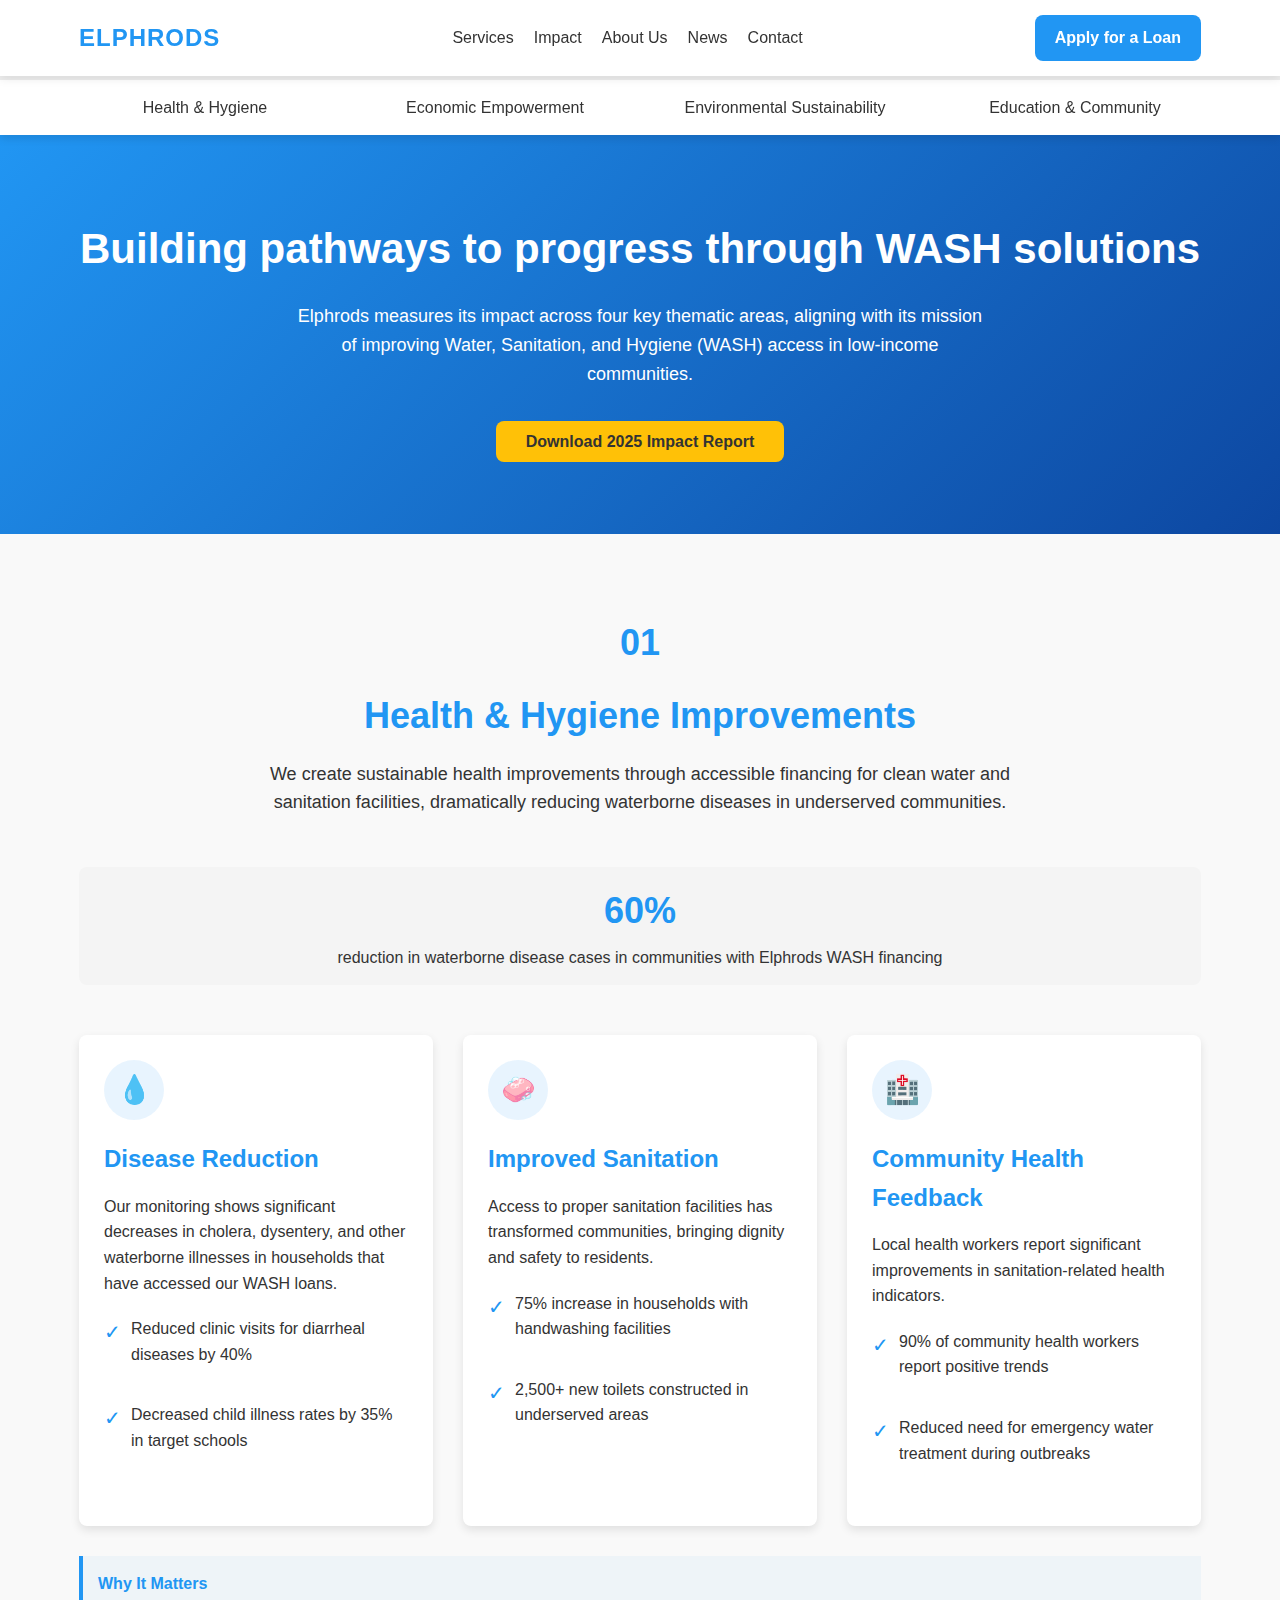
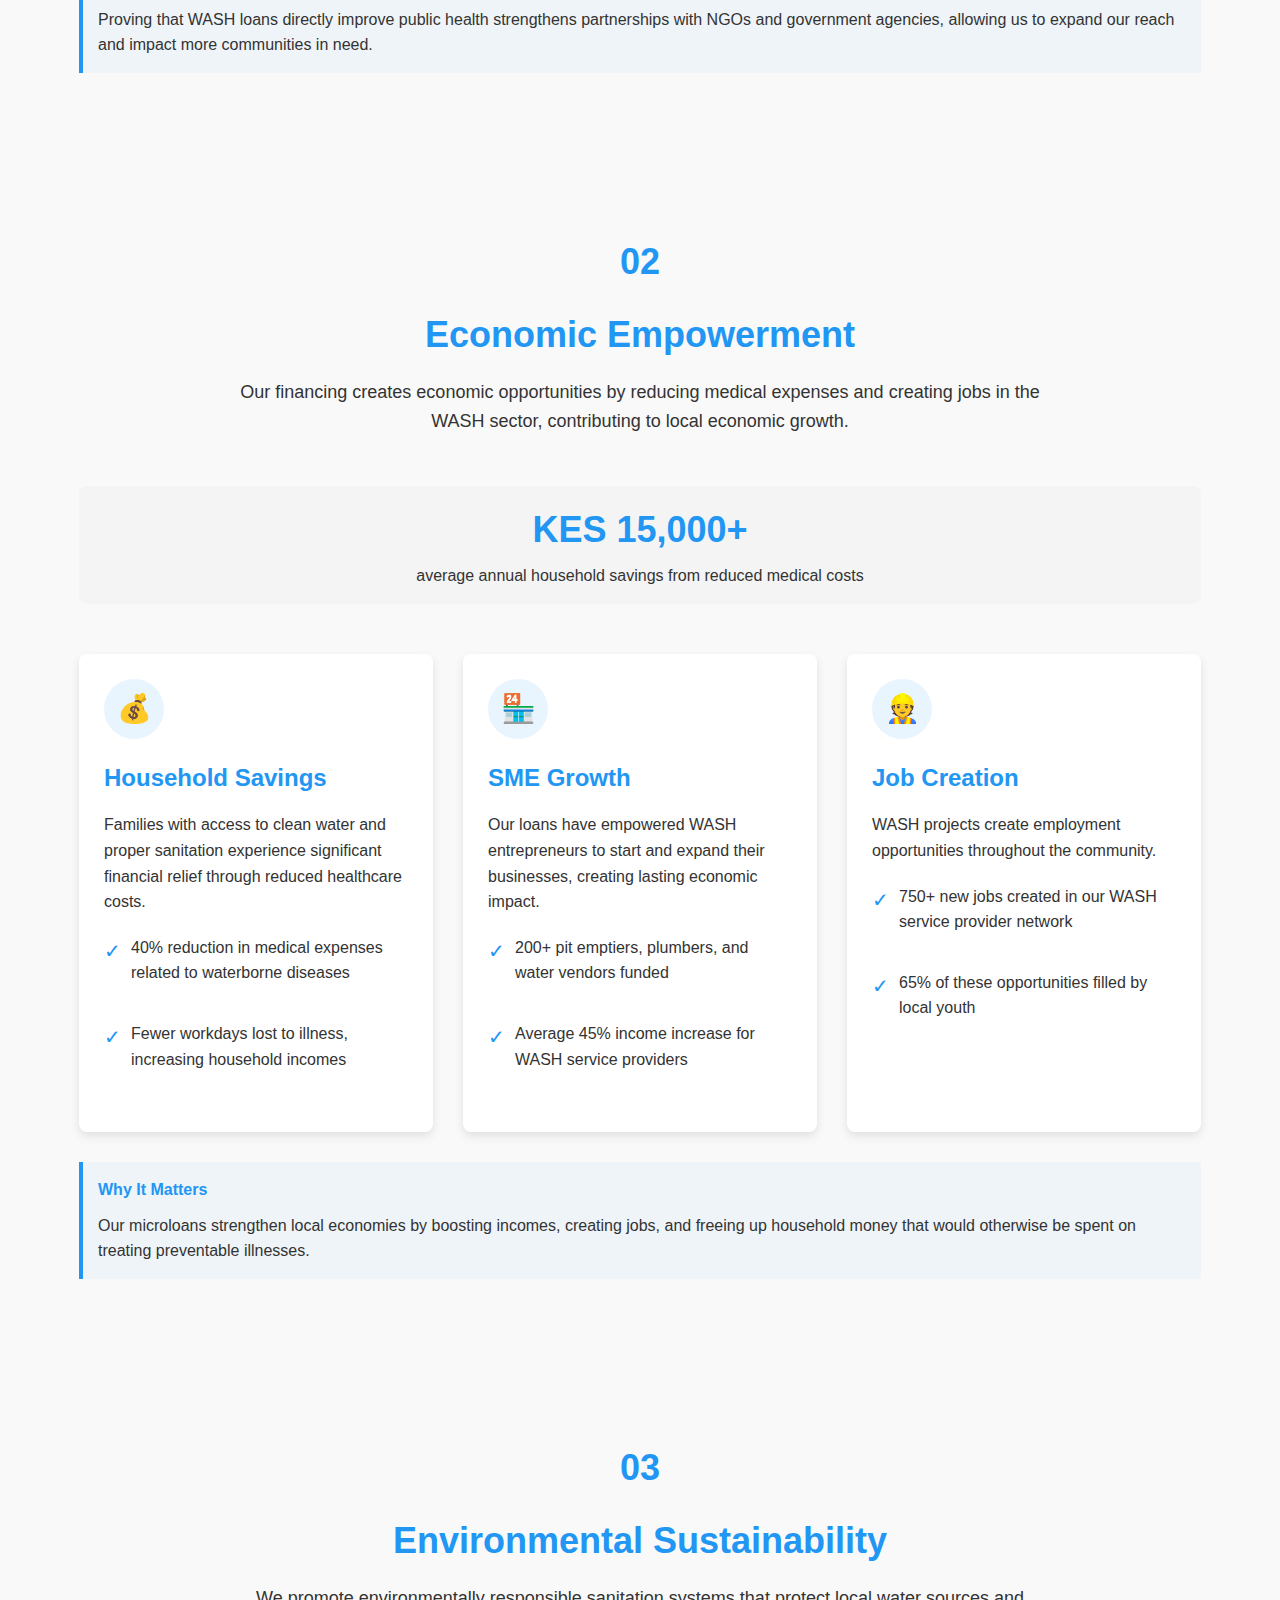
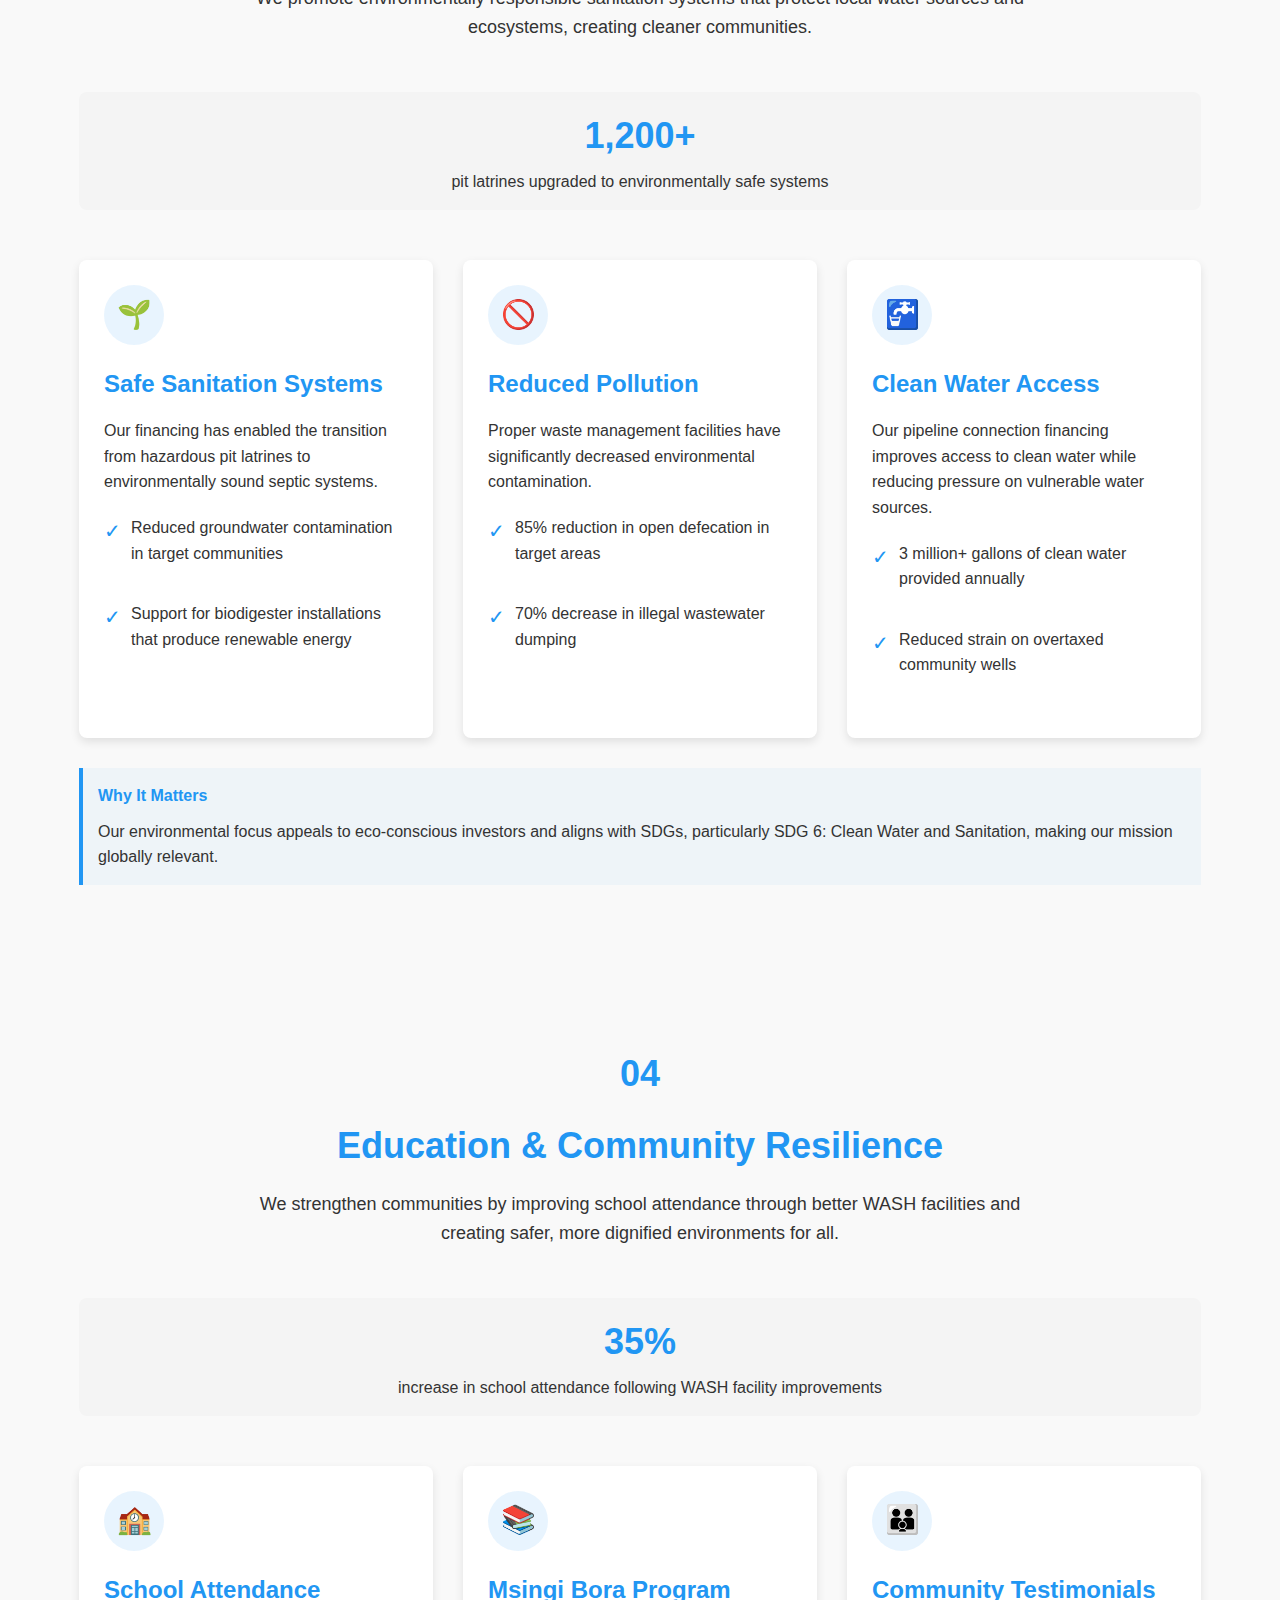
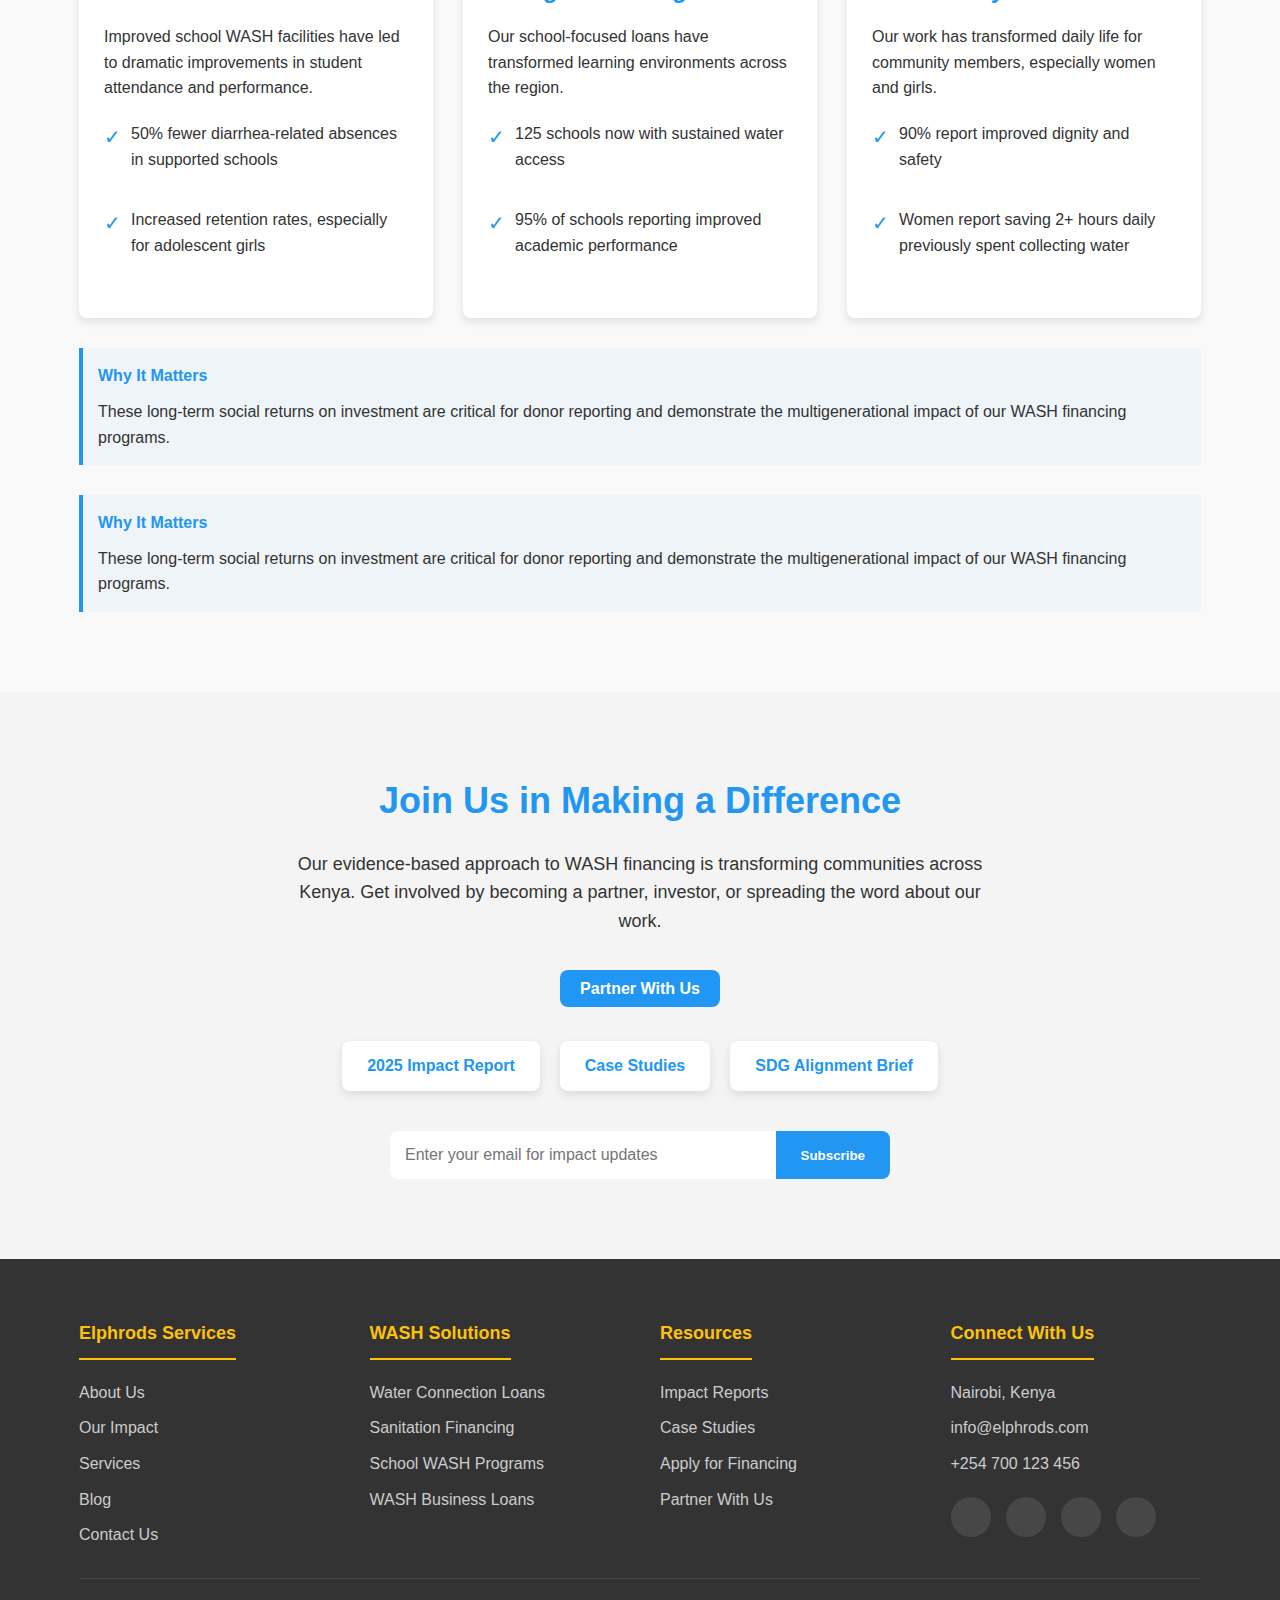
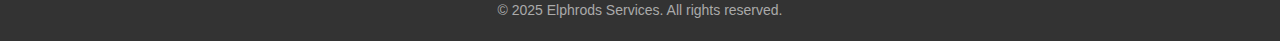
<file: pages/impact.html>
<!DOCTYPE html>
<html lang="en">
<head>
    <meta charset="UTF-8">
    <meta name="viewport" content="width=device-width, initial-scale=1.0">
    <title>Impact | Elphrods Services</title>
    <style>
        /* Core Styles */
        :root {
            --primary-color: #2196F3;
            --secondary-color: #0d47a1;
            --accent-color: #FFC107;
            --dark-color: #333;
            --light-color: #f4f4f4;
            --success-color: #4CAF50;
            --text-color: #333;
            --light-text: #fff;
            --border-radius: 8px;
            --box-shadow: 0 4px 10px rgba(0, 0, 0, 0.1);
            --transition: all 0.3s ease;
        }
        
        * {
            margin: 0;
            padding: 0;
            box-sizing: border-box;
            scroll-behavior: smooth;
        }
        
        body {
            font-family: 'Segoe UI', Tahoma, Geneva, Verdana, sans-serif;
            line-height: 1.6;
            color: var(--text-color);
            background-color: #f9f9f9;
            overflow-x: hidden;
        }
        
        .container {
            width: 90%;
            max-width: 1200px;
            margin: 0 auto;
            padding: 0 15px;
        }
        
        a {
            text-decoration: none;
            color: var(--primary-color);
            transition: var(--transition);
        }
        
        a:hover {
            color: var(--secondary-color);
        }
        
        /* Header Styles */
        header {
            background-color: #fff;
            box-shadow: 0 2px 10px rgba(0, 0, 0, 0.1);
            position: sticky;
            top: 0;
            z-index: 1000;
        }
        
        .header-content {
            display: flex;
            justify-content: space-between;
            align-items: center;
            padding: 15px 0;
        }
        
        .logo {
            font-size: 24px;
            font-weight: 700;
            color: var(--primary-color);
            letter-spacing: 1px;
        }
        
        .nav-menu {
            display: flex;
            gap: 20px;
            list-style: none;
        }
        
        .nav-menu li a {
            color: var(--dark-color);
            font-weight: 500;
        }
        
        .nav-menu li a:hover {
            color: var(--primary-color);
        }
        
        .cta-button {
            background-color: var(--primary-color);
            color: #fff;
            padding: 10px 20px;
            border-radius: var(--border-radius);
            font-weight: 600;
            transition: var(--transition);
        }
        
        .cta-button:hover {
            background-color: var(--secondary-color);
            color: #fff;
        }
        
        /* Theme Navigation Styles */
        .theme-nav {
            background-color: #fff;
            position: sticky;
            top: 70px;
            z-index: 900;
            box-shadow: 0 4px 8px rgba(0, 0, 0, 0.1);
        }
        
        .theme-list {
            display: flex;
            justify-content: space-between;
            align-items: center;
            list-style: none;
            max-width: 1200px;
            margin: 0 auto;
            padding: 0 20px;
        }
        
        .theme-item {
            padding: 15px 10px;
            cursor: pointer;
            position: relative;
            flex: 1;
            text-align: center;
            transition: all 0.3s ease;
        }
        
        .theme-item.active {
            font-weight: bold;
            color: var(--primary-color);
        }
        
        .theme-item::after {
            content: '';
            position: absolute;
            bottom: 0;
            left: 0;
            width: 0;
            height: 4px;
            background-color: var(--primary-color);
            transition: width 0.3s ease;
        }
        
        .theme-item.active::after {
            width: 100%;
        }
        
        /* Progress Bar */
        .progress-container {
            width: 100%;
            height: 4px;
            background: #eee;
        }
        
        .progress-bar {
            height: 4px;
            background: var(--accent-color);
            width: 0%;
            transition: width 0.3s ease;
        }
        
        /* Hero Section */
        .hero {
            background: linear-gradient(135deg, #2196F3 0%, #0d47a1 100%);
            color: #fff;
            padding: 80px 0;
            text-align: center;
        }
        
        .hero h1 {
            font-size: 42px;
            margin-bottom: 20px;
        }
        
        .hero p {
            font-size: 18px;
            max-width: 700px;
            margin: 0 auto 40px;
        }
        
        .download-btn {
            background-color: var(--accent-color);
            color: var(--dark-color);
            padding: 12px 30px;
            border-radius: var(--border-radius);
            font-weight: 600;
            font-size: 16px;
            transition: var(--transition);
        }
        
        .download-btn:hover {
            background-color: #e6ac00;
            transform: translateY(-2px);
        }
        
        /* Impact Section */
        .impact-section {
            padding: 80px 0;
            min-height: 100vh;
        }
        
        .section-header {
            text-align: center;
            margin-bottom: 50px;
        }
        
        .section-header h2 {
            font-size: 36px;
            color: var(--primary-color);
            margin-bottom: 15px;
        }
        
        .section-header p {
            font-size: 18px;
            max-width: 800px;
            margin: 0 auto;
        }
        
        .impact-grid {
            display: grid;
            grid-template-columns: repeat(auto-fit, minmax(300px, 1fr));
            gap: 30px;
            margin-top: 50px;
        }
        
        .impact-card {
            background-color: #fff;
            border-radius: var(--border-radius);
            overflow: hidden;
            box-shadow: var(--box-shadow);
            transition: var(--transition);
        }
        
        .impact-card:hover {
            transform: translateY(-10px);
            box-shadow: 0 8px 20px rgba(0, 0, 0, 0.2);
        }
        
        .impact-content {
            padding: 25px;
        }
        
        .impact-icon {
            width: 60px;
            height: 60px;
            background-color: rgba(33, 150, 243, 0.1);
            border-radius: 50%;
            display: flex;
            align-items: center;
            justify-content: center;
            margin-bottom: 20px;
            font-size: 28px;
            color: var(--primary-color);
        }
        
        .impact-content h3 {
            font-size: 24px;
            margin-bottom: 15px;
            color: var(--primary-color);
        }
        
        .impact-content p {
            margin-bottom: 20px;
        }
        
        .stat-highlight {
            background-color: var(--light-color);
            padding: 15px;
            border-radius: var(--border-radius);
            margin: 30px 0;
            text-align: center;
        }
        
        .stat-number {
            font-size: 36px;
            font-weight: 700;
            color: var(--primary-color);
            display: block;
            margin-bottom: 5px;
        }
        
        .stat-text {
            font-size: 16px;
        }
        
        .feature-list {
            margin-top: 20px;
        }
        
        .feature-item {
            display: flex;
            align-items: flex-start;
            margin-bottom: 15px;
        }
        
        .feature-icon {
            color: var(--primary-color);
            margin-right: 10px;
            font-size: 20px;
        }
        
        /* Why It Matters Box */
        .why-matters {
            background-color: rgba(33, 150, 243, 0.05);
            border-left: 4px solid var(--primary-color);
            padding: 15px;
            margin-top: 30px;
        }
        
        .why-matters h4 {
            color: var(--primary-color);
            margin-bottom: 10px;
        }
        
        /* Call to Action Section */
        .cta-section {
            background-color: var(--light-color);
            padding: 80px 0;
            text-align: center;
        }
        
        .cta-section h2 {
            font-size: 36px;
            margin-bottom: 20px;
            color: var(--primary-color);
        }
        
        .cta-section p {
            max-width: 700px;
            margin: 0 auto 40px;
            font-size: 18px;
        }
        
        .report-downloads {
            display: flex;
            justify-content: center;
            gap: 20px;
            flex-wrap: wrap;
            margin-top: 40px;
        }
        
        .report-btn {
            padding: 12px 25px;
            background-color: #fff;
            color: var(--primary-color);
            border-radius: var(--border-radius);
            font-weight: 600;
            box-shadow: var(--box-shadow);
            transition: var(--transition);
        }
        
        .report-btn:hover {
            background-color: var(--primary-color);
            color: #fff;
            transform: translateY(-3px);
        }
        
        /* Newsletter */
        .newsletter {
            max-width: 500px;
            margin: 0 auto;
            display: flex;
            margin-top: 40px;
        }
        
        .newsletter input {
            flex: 1;
            padding: 15px;
            border: none;
            border-radius: var(--border-radius) 0 0 var(--border-radius);
            font-size: 16px;
        }
        
        .newsletter button {
            padding: 0 25px;
            background-color: var(--primary-color);
            color: #fff;
            border: none;
            border-radius: 0 var(--border-radius) var(--border-radius) 0;
            cursor: pointer;
            font-weight: 600;
            transition: var(--transition);
        }
        
        .newsletter button:hover {
            background-color: var(--secondary-color);
        }
        
        /* Footer */
        footer {
            background-color: var(--dark-color);
            color: #fff;
            padding: 60px 0 20px;
        }
        
        .footer-content {
            display: grid;
            grid-template-columns: repeat(auto-fit, minmax(200px, 1fr));
            gap: 40px;
            margin-bottom: 30px;
        }
        
        .footer-column h3 {
            font-size: 18px;
            margin-bottom: 20px;
            color: var(--accent-color);
            border-bottom: 2px solid var(--accent-color);
            padding-bottom: 10px;
            display: inline-block;
        }
        
        .footer-links {
            display: flex;
            flex-direction: column;
            gap: 10px;
            list-style: none;
        }
        
        .footer-links li a,
        .footer-links li {
            color: #ccc;
            transition: var(--transition);
        }
        
        .footer-links li a:hover {
            color: var(--accent-color);
            padding-left: 5px;
        }
        
        .social-icons {
            display: flex;
            gap: 15px;
            margin-top: 20px;
        }
        
        .social-icons a {
            display: flex;
            align-items: center;
            justify-content: center;
            width: 40px;
            height: 40px;
            background-color: rgba(255, 255, 255, 0.1);
            color: #fff;
            border-radius: 50%;
            transition: var(--transition);
        }
        
        .social-icons a:hover {
            background-color: var(--accent-color);
            color: var(--dark-color);
        }
        
        .copyright {
            text-align: center;
            padding-top: 20px;
            border-top: 1px solid rgba(255, 255, 255, 0.1);
            font-size: 14px;
            color: #aaa;
        }
        
        /* Responsive Styles */
        @media (max-width: 992px) {
            .theme-list {
                padding: 0 10px;
            }
            
            .theme-item {
                font-size: 14px;
                padding: 15px 5px;
            }
        }
        
        @media (max-width: 768px) {
            .header-content {
                flex-direction: column;
                gap: 20px;
            }
            
            .nav-menu {
                flex-direction: column;
                width: 100%;
                text-align: center;
                gap: 10px;
            }
            
            .cta-button {
                width: 100%;
                text-align: center;
            }
            
            .theme-list {
                flex-wrap: wrap;
            }
            
            .theme-item {
                flex: 0 0 50%;
            }
            
            .theme-nav {
                top: 140px;
            }
            
            .hero h1 {
                font-size: 32px;
            }
            
            .hero p {
                font-size: 16px;
            }
            
            .section-header h2 {
                font-size: 28px;
            }
            
            .stat-number {
                font-size: 28px;
            }
            
            .impact-content h3 {
                font-size: 20px;
            }
            
            .cta-section h2 {
                font-size: 28px;
            }
            
            .report-downloads {
                flex-direction: column;
                gap: 15px;
            }
            
            .newsletter {
                flex-direction: column;
            }
            
            .newsletter input {
                border-radius: var(--border-radius);
                margin-bottom: 10px;
            }
            
            .newsletter button {
                border-radius: var(--border-radius);
                padding: 15px;
            }
        }
    </style>
</head>
<body>
    <!-- Header -->
    <header>
        <div class="container">
            <div class="header-content">
                <a href="../index.html"> <div class="logo">ELPHRODS</div> </a>
                <ul class="nav-menu">
                    <li><a href="../index.html#services">Services</a></li>
                    <li><a href="impact.html">Impact</a></li>
                    <li><a href="../index.html#about">About Us</a></li>
                    <li><a href="../blog/index.html">News</a></li>
                    <li><a href="../index.html#contact">Contact</a></li>
                </ul>
                <a href="../index.html#apply" class="cta-button">Apply for a Loan</a>
            </div>
        </div>
    </header>

    <!-- Theme Navigation -->
    <nav class="theme-nav">
        <div class="progress-container">
            <div class="progress-bar" id="progressBar"></div>
        </div>
        <ul class="theme-list">
            <li class="theme-item" data-target="health">Health & Hygiene</li>
            <li class="theme-item" data-target="economic">Economic Empowerment</li>
            <li class="theme-item" data-target="environmental">Environmental Sustainability</li>
            <li class="theme-item" data-target="education">Education & Community</li>
        </ul>
    </nav>

    <!-- Hero Section -->
    <section class="hero">
        <div class="container">
            <h1>Building pathways to progress through WASH solutions</h1>
            <p>Elphrods measures its impact across four key thematic areas, aligning with its mission of improving Water, Sanitation, and Hygiene (WASH) access in low-income communities.</p>
            <a href="#" class="download-btn">Download 2025 Impact Report</a>
        </div>
    </section>

    <!-- Health & Hygiene Section -->
    <section id="health" class="impact-section">
        <div class="container">
            <div class="section-header">
                <h2>01</h2>
                <h2>Health & Hygiene Improvements</h2>
                <p>We create sustainable health improvements through accessible financing for clean water and sanitation facilities, dramatically reducing waterborne diseases in underserved communities.</p>
            </div>

            <div class="stat-highlight">
                <span class="stat-number">60%</span>
                <span class="stat-text">reduction in waterborne disease cases in communities with Elphrods WASH financing</span>
            </div>

            <div class="impact-grid">
                <div class="impact-card">
                    <div class="impact-content">
                        <div class="impact-icon">💧</div>
                        <h3>Disease Reduction</h3>
                        <p>Our monitoring shows significant decreases in cholera, dysentery, and other waterborne illnesses in households that have accessed our WASH loans.</p>
                        <div class="feature-list">
                            <div class="feature-item">
                                <span class="feature-icon">✓</span>
                                <p>Reduced clinic visits for diarrheal diseases by 40%</p>
                            </div>
                            <div class="feature-item">
                                <span class="feature-icon">✓</span>
                                <p>Decreased child illness rates by 35% in target schools</p>
                            </div>
                        </div>
                    </div>
                </div>

                <div class="impact-card">
                    <div class="impact-content">
                        <div class="impact-icon">🧼</div>
                        <h3>Improved Sanitation</h3>
                        <p>Access to proper sanitation facilities has transformed communities, bringing dignity and safety to residents.</p>
                        <div class="feature-list">
                            <div class="feature-item">
                                <span class="feature-icon">✓</span>
                                <p>75% increase in households with handwashing facilities</p>
                            </div>
                            <div class="feature-item">
                                <span class="feature-icon">✓</span>
                                <p>2,500+ new toilets constructed in underserved areas</p>
                            </div>
                        </div>
                    </div>
                </div>

                <div class="impact-card">
                    <div class="impact-content">
                        <div class="impact-icon">🏥</div>
                        <h3>Community Health Feedback</h3>
                        <p>Local health workers report significant improvements in sanitation-related health indicators.</p>
                        <div class="feature-list">
                            <div class="feature-item">
                                <span class="feature-icon">✓</span>
                                <p>90% of community health workers report positive trends</p>
                            </div>
                            <div class="feature-item">
                                <span class="feature-icon">✓</span>
                                <p>Reduced need for emergency water treatment during outbreaks</p>
                            </div>
                        </div>
                    </div>
                </div>
            </div>

            <div class="why-matters">
                <h4>Why It Matters</h4>
                <p>Proving that WASH loans directly improve public health strengthens partnerships with NGOs and government agencies, allowing us to expand our reach and impact more communities in need.</p>
            </div>
        </div>
    </section>

    <!-- Economic Empowerment Section -->
    <section id="economic" class="impact-section">
        <div class="container">
            <div class="section-header">
                <h2>02</h2>
                <h2>Economic Empowerment</h2>
                <p>Our financing creates economic opportunities by reducing medical expenses and creating jobs in the WASH sector, contributing to local economic growth.</p>
            </div>

            <div class="stat-highlight">
                <span class="stat-number">KES 15,000+</span>
                <span class="stat-text">average annual household savings from reduced medical costs</span>
            </div>

            <div class="impact-grid">
                <div class="impact-card">
                    <div class="impact-content">
                        <div class="impact-icon">💰</div>
                        <h3>Household Savings</h3>
                        <p>Families with access to clean water and proper sanitation experience significant financial relief through reduced healthcare costs.</p>
                        <div class="feature-list">
                            <div class="feature-item">
                                <span class="feature-icon">✓</span>
                                <p>40% reduction in medical expenses related to waterborne diseases</p>
                            </div>
                            <div class="feature-item">
                                <span class="feature-icon">✓</span>
                                <p>Fewer workdays lost to illness, increasing household incomes</p>
                            </div>
                        </div>
                    </div>
                </div>

                <div class="impact-card">
                    <div class="impact-content">
                        <div class="impact-icon">🏪</div>
                        <h3>SME Growth</h3>
                        <p>Our loans have empowered WASH entrepreneurs to start and expand their businesses, creating lasting economic impact.</p>
                        <div class="feature-list">
                            <div class="feature-item">
                                <span class="feature-icon">✓</span>
                                <p>200+ pit emptiers, plumbers, and water vendors funded</p>
                            </div>
                            <div class="feature-item">
                                <span class="feature-icon">✓</span>
                                <p>Average 45% income increase for WASH service providers</p>
                            </div>
                        </div>
                    </div>
                </div>

                <div class="impact-card">
                    <div class="impact-content">
                        <div class="impact-icon">👷</div>
                        <h3>Job Creation</h3>
                        <p>WASH projects create employment opportunities throughout the community.</p>
                        <div class="feature-list">
                            <div class="feature-item">
                                <span class="feature-icon">✓</span>
                                <p>750+ new jobs created in our WASH service provider network</p>
                            </div>
                            <div class="feature-item">
                                <span class="feature-icon">✓</span>
                                <p>65% of these opportunities filled by local youth</p>
                            </div>
                        </div>
                    </div>
                </div>
            </div>

            <div class="why-matters">
                <h4>Why It Matters</h4>
                <p>Our microloans strengthen local economies by boosting incomes, creating jobs, and freeing up household money that would otherwise be spent on treating preventable illnesses.</p>
            </div>
        </div>
    </section>

    <!-- Environmental Sustainability Section -->
    <section id="environmental" class="impact-section">
        <div class="container">
            <div class="section-header">
                <h2>03</h2>
                <h2>Environmental Sustainability</h2>
                <p>We promote environmentally responsible sanitation systems that protect local water sources and ecosystems, creating cleaner communities.</p>
            </div>

            <div class="stat-highlight">
                <span class="stat-number">1,200+</span>
                <span class="stat-text">pit latrines upgraded to environmentally safe systems</span>
            </div>

            <div class="impact-grid">
                <div class="impact-card">
                    <div class="impact-content">
                        <div class="impact-icon">🌱</div>
                        <h3>Safe Sanitation Systems</h3>
                        <p>Our financing has enabled the transition from hazardous pit latrines to environmentally sound septic systems.</p>
                        <div class="feature-list">
                            <div class="feature-item">
                                <span class="feature-icon">✓</span>
                                <p>Reduced groundwater contamination in target communities</p>
                            </div>
                            <div class="feature-item">
                                <span class="feature-icon">✓</span>
                                <p>Support for biodigester installations that produce renewable energy</p>
                            </div>
                        </div>
                    </div>
                </div>

                <div class="impact-card">
                    <div class="impact-content">
                        <div class="impact-icon">🚫</div>
                        <h3>Reduced Pollution</h3>
                        <p>Proper waste management facilities have significantly decreased environmental contamination.</p>
                        <div class="feature-list">
                            <div class="feature-item">
                                <span class="feature-icon">✓</span>
                                <p>85% reduction in open defecation in target areas</p>
                            </div>
                            <div class="feature-item">
                                <span class="feature-icon">✓</span>
                                <p>70% decrease in illegal wastewater dumping</p>
                            </div>
                        </div>
                    </div>
                </div>

                <div class="impact-card">
                    <div class="impact-content">
                        <div class="impact-icon">🚰</div>
                        <h3>Clean Water Access</h3>
                        <p>Our pipeline connection financing improves access to clean water while reducing pressure on vulnerable water sources.</p>
                        <div class="feature-list">
                            <div class="feature-item">
                                <span class="feature-icon">✓</span>
                                <p>3 million+ gallons of clean water provided annually</p>
                            </div>
                            <div class="feature-item">
                                <span class="feature-icon">✓</span>
                                <p>Reduced strain on overtaxed community wells</p>
                            </div>
                        </div>
                    </div>
                </div>
            </div>

            <div class="why-matters">
                <h4>Why It Matters</h4>
                <p>Our environmental focus appeals to eco-conscious investors and aligns with SDGs, particularly SDG 6: Clean Water and Sanitation, making our mission globally relevant.</p>
            </div>
        </div>
    </section>

    <!-- Education & Community Resilience Section -->
    <section id="education" class="impact-section">
        <div class="container">
            <div class="section-header">
                <h2>04</h2>
                <h2>Education & Community Resilience</h2>
                <p>We strengthen communities by improving school attendance through better WASH facilities and creating safer, more dignified environments for all.</p>
            </div>

            <div class="stat-highlight">
                <span class="stat-number">35%</span>
                <span class="stat-text">increase in school attendance following WASH facility improvements</span>
            </div>

            <div class="impact-grid">
                <div class="impact-card">
                    <div class="impact-content">
                        <div class="impact-icon">🏫</div>
                        <h3>School Attendance</h3>
                        <p>Improved school WASH facilities have led to dramatic improvements in student attendance and performance.</p>
                        <div class="feature-list">
                            <div class="feature-item">
                                <span class="feature-icon">✓</span>
                                <p>50% fewer diarrhea-related absences in supported schools</p>
                            </div>
                            <div class="feature-item">
                                <span class="feature-icon">✓</span>
                                <p>Increased retention rates, especially for adolescent girls</p>
                            </div>
                        </div>
                    </div>
                </div>

                <div class="impact-card">
                    <div class="impact-content">
                        <div class="impact-icon">📚</div>
                        <h3>Msingi Bora Program</h3>
                        <p>Our school-focused loans have transformed learning environments across the region.</p>
                        <div class="feature-list">
                            <div class="feature-item">
                                <span class="feature-icon">✓</span>
                                <p>125 schools now with sustained water access</p>
                            </div>
                            <div class="feature-item">
                                <span class="feature-icon">✓</span>
                                <p>95% of schools reporting improved academic performance</p>
                            </div>
                        </div>
                    </div>
                </div>

                <div class="impact-card">
                    <div class="impact-content">
                        <div class="impact-icon">👪</div>
                        <h3>Community Testimonials</h3>
                        <p>Our work has transformed daily life for community members, especially women and girls.</p>
                        <div class="feature-list">
                            <div class="feature-item">
                                <span class="feature-icon">✓</span>
                                <p>90% report improved dignity and safety</p>
                            </div>
                            <div class="feature-item">
                                <span class="feature-icon">✓</span>
                                <p>Women report saving 2+ hours daily previously spent collecting water</p>
                            </div>
                        </div>
                    </div>
                </div>
            </div>

            <div class="why-matters">
                <h4>Why It Matters</h4>
                <p>These long-term social returns on investment are critical for donor reporting and demonstrate the multigenerational impact of our WASH financing programs.</p>
            </div>

            <div class="why-matters">
                <h4>Why It Matters</h4>
                <p>These long-term social returns on investment are critical for donor reporting and demonstrate the multigenerational impact of our WASH financing programs.</p>
            </div>
        </div>
    </section>

    <!-- Call to Action Section -->
    <section class="cta-section">
        <div class="container">
            <h2>Join Us in Making a Difference</h2>
            <p>Our evidence-based approach to WASH financing is transforming communities across Kenya. Get involved by becoming a partner, investor, or spreading the word about our work.</p>
            <a href="index.html#contact" class="cta-button">Partner With Us</a>
            
            <div class="report-downloads">
                <a href="#" class="report-btn">2025 Impact Report</a>
                <a href="#" class="report-btn">Case Studies</a>
                <a href="#" class="report-btn">SDG Alignment Brief</a>
            </div>
            
            <form class="newsletter">
                <input type="email" placeholder="Enter your email for impact updates">
                <button type="submit">Subscribe</button>
            </form>
        </div>
    </section>

    <!-- Footer -->
    <footer>
        <div class="container">
            <div class="footer-content">
                <div class="footer-column">
                    <h3>Elphrods Services</h3>
                    <ul class="footer-links">
                        <li><a href="index.html#about">About Us</a></li>
                        <li><a href="impact.html">Our Impact</a></li>
                        <li><a href="index.html#services">Services</a></li>
                        <li><a href="blog/index.html">Blog</a></li>
                        <li><a href="index.html#contact">Contact Us</a></li>
                    </ul>
                </div>
                
                <div class="footer-column">
                    <h3>WASH Solutions</h3>
                    <ul class="footer-links">
                        <li><a href="#">Water Connection Loans</a></li>
                        <li><a href="#">Sanitation Financing</a></li>
                        <li><a href="#">School WASH Programs</a></li>
                        <li><a href="#">WASH Business Loans</a></li>
                    </ul>
                </div>
                
                <div class="footer-column">
                    <h3>Resources</h3>
                    <ul class="footer-links">
                        <li><a href="#">Impact Reports</a></li>
                        <li><a href="#">Case Studies</a></li>
                        <li><a href="#">Apply for Financing</a></li>
                        <li><a href="#">Partner With Us</a></li>
                    </ul>
                </div>
                
                <div class="footer-column">
                    <h3>Connect With Us</h3>
                    <ul class="footer-links">
                        <li>Nairobi, Kenya</li>
                        <li>info@elphrods.com</li>
                        <li>+254 700 123 456</li>
                    </ul>
                    <div class="social-icons">
                        <a href="#"><i class="fab fa-facebook-f"></i></a>
                        <a href="#"><i class="fab fa-twitter"></i></a>
                        <a href="#"><i class="fab fa-instagram"></i></a>
                        <a href="#"><i class="fab fa-linkedin-in"></i></a>
                    </div>
                </div>
            </div>
            
            <div class="copyright">
                <p>&copy; 2025 Elphrods Services. All rights reserved.</p>
            </div>
        </div>
    </footer>

    <!-- JavaScript for Scroll Progress and Theme Navigation -->
    <script>
        // Progress bar functionality
        window.onscroll = function() {
            updateProgressBar();
            highlightCurrentSection();
        };
        
        function updateProgressBar() {
            const winScroll = document.body.scrollTop || document.documentElement.scrollTop;
            const height = document.documentElement.scrollHeight - document.documentElement.clientHeight;
            const scrolled = (winScroll / height) * 100;
            document.getElementById("progressBar").style.width = scrolled + "%";
        }
        
        // Theme navigation functionality
        function highlightCurrentSection() {
            const sections = document.querySelectorAll('.impact-section');
            const navItems = document.querySelectorAll('.theme-item');
            
            let current = '';
            
            sections.forEach(section => {
                const sectionTop = section.offsetTop - 150;
                const sectionHeight = section.clientHeight;
                
                if (pageYOffset >= sectionTop && pageYOffset < sectionTop + sectionHeight) {
                    current = section.getAttribute('id');
                }
            });
            
            navItems.forEach(item => {
                item.classList.remove('active');
                if (item.getAttribute('data-target') === current) {
                    item.classList.add('active');
                }
            });
        }
        
        // Smooth scrolling for theme navigation
        document.querySelectorAll('.theme-item').forEach(item => {
            item.addEventListener('click', function(e) {
                e.preventDefault();
                const targetId = this.getAttribute('data-target');
                const targetSection = document.getElementById(targetId);
                
                window.scrollTo({
                    top: targetSection.offsetTop - 100,
                    behavior: 'smooth'
                });
            });
        });
        
        // Initialize active section on page load
        document.addEventListener('DOMContentLoaded', function() {
            highlightCurrentSection();
        });
    </script>
</body>
</html>
</file>
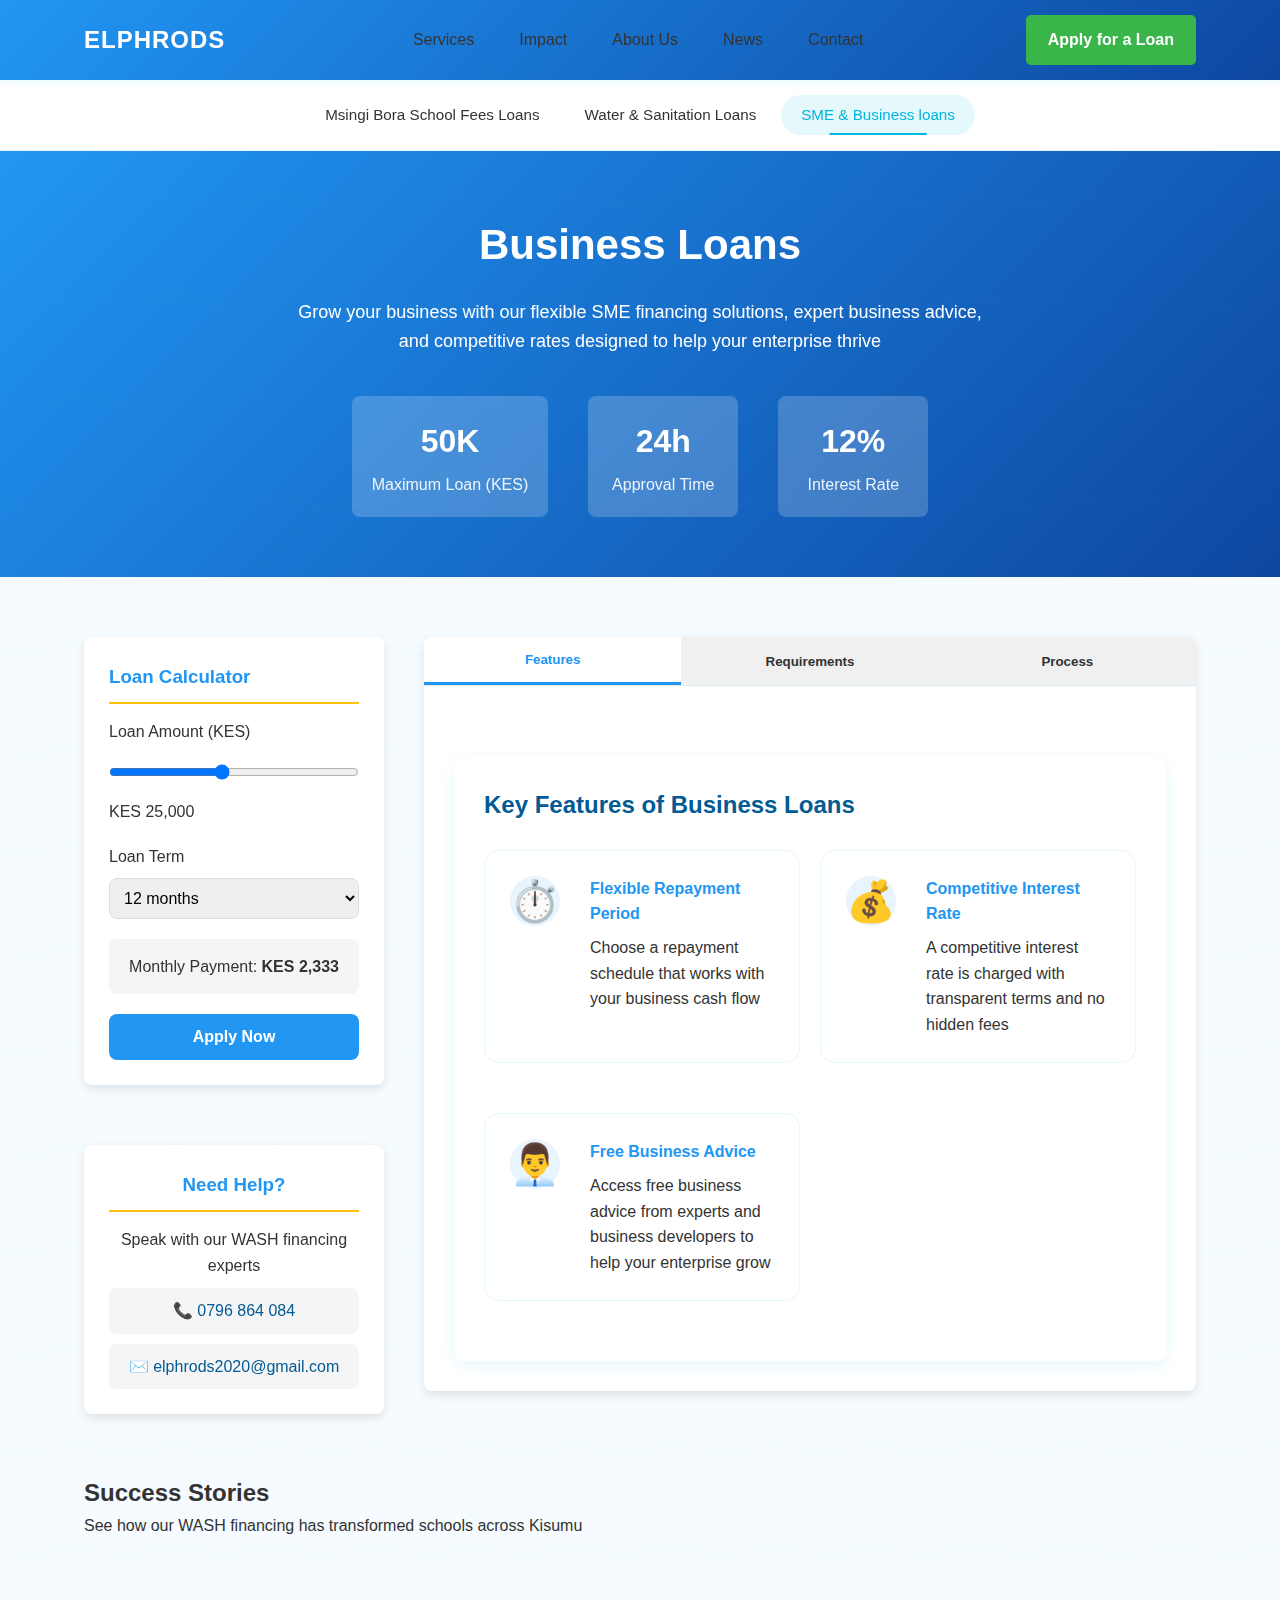
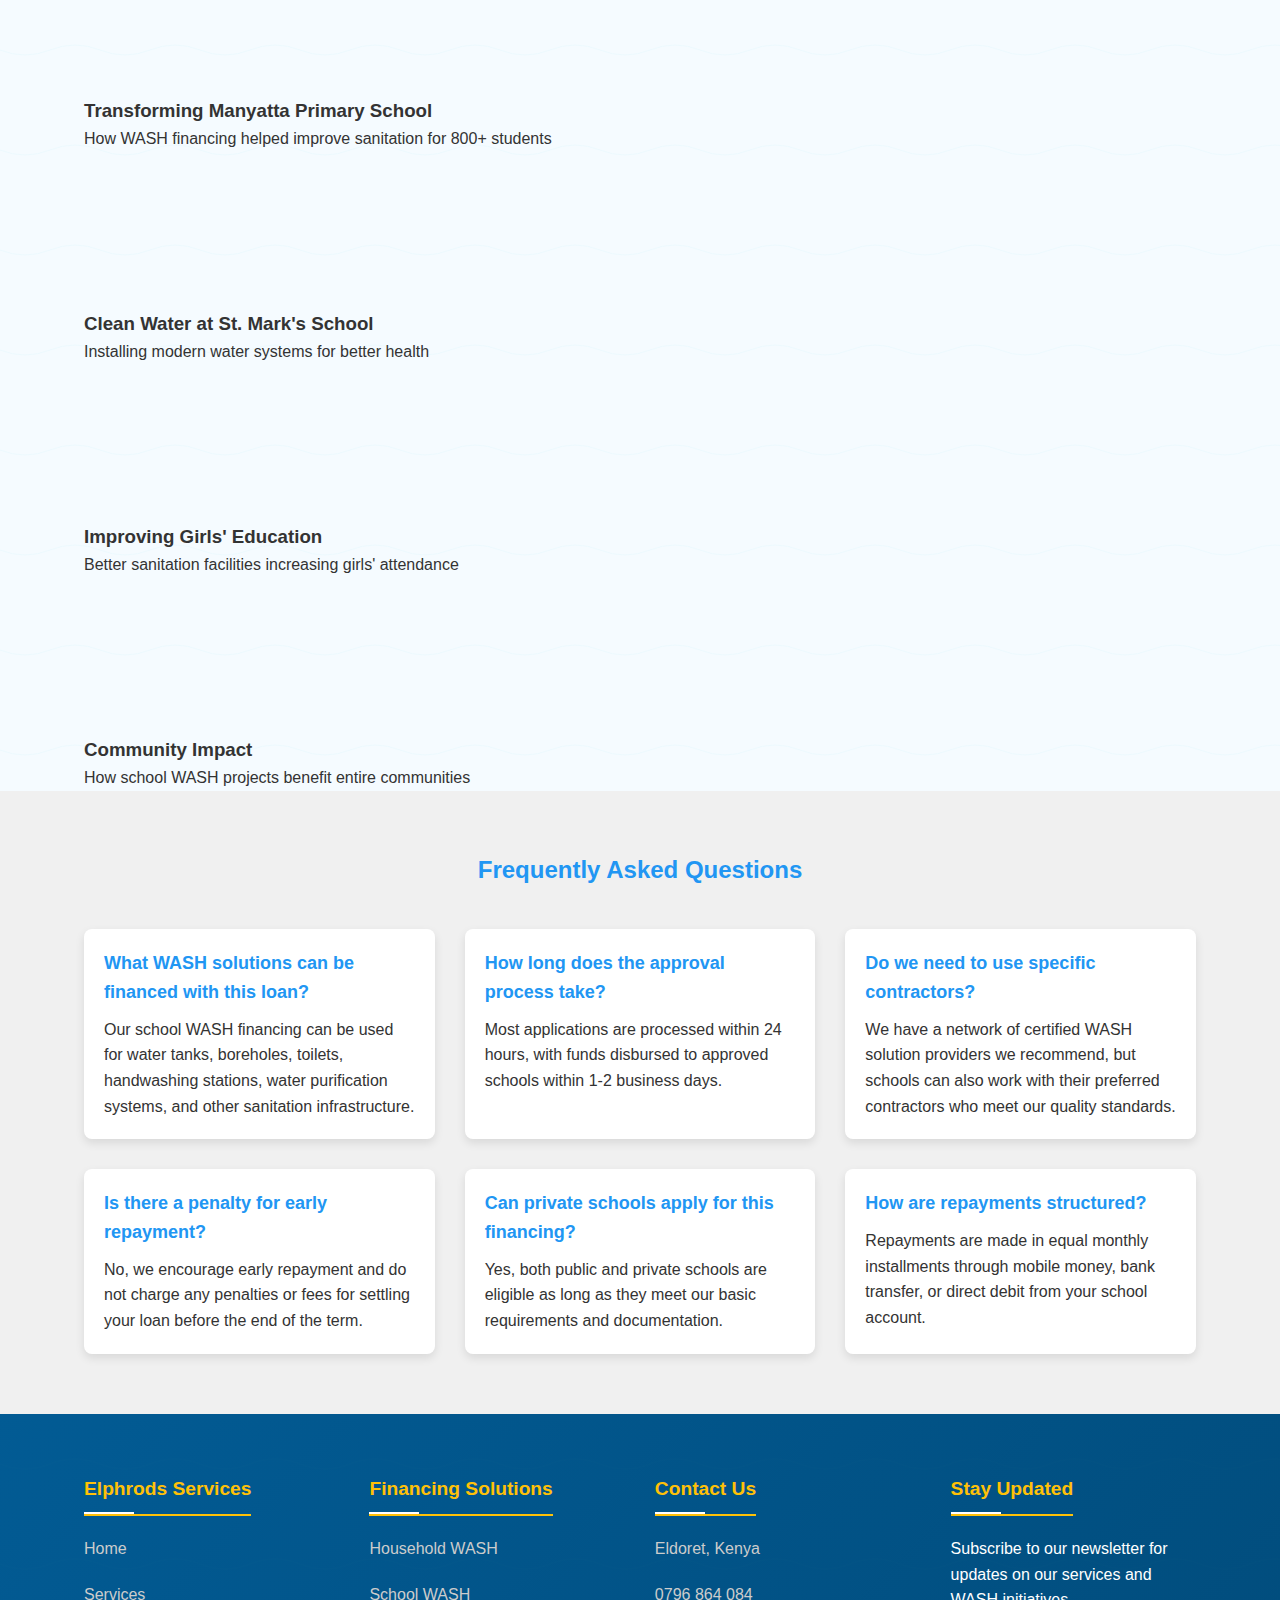
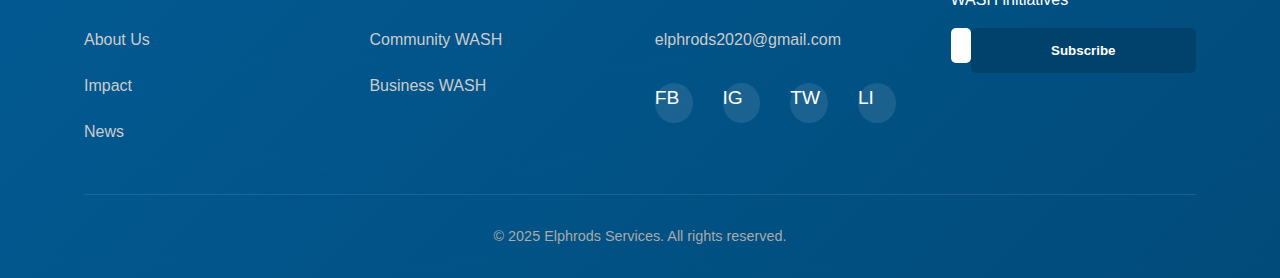
<file: services/business-loan.html>
<!DOCTYPE html>
<html lang="en">
<head>
    <meta charset="UTF-8">
    <meta name="viewport" content="width=device-width, initial-scale=1.0">
    <title>Business Loans | Elphrods Services</title>
    <link rel="stylesheet" href="services.css">
    <link rel="stylesheet" href="../styles.css">

    <script>
        function updateLoanAmount(val) {
            document.getElementById('loanAmountDisplay').textContent = `KES ${parseInt(val).toLocaleString()}`;
            calculatePayment();
        }
        
        function calculatePayment() {
            const loanAmount = parseInt(document.getElementById('loanAmount').value);
            const loanTerm = parseInt(document.getElementById('loanTerm').value);
            const interestRate = 0.12;
            
            // Simple interest calculation
            const interest = loanAmount * interestRate;
            const monthlyPayment = (loanAmount + interest) / loanTerm;
            
            document.getElementById('monthlyPayment').textContent = Math.round(monthlyPayment).toLocaleString();
        }
        
        document.addEventListener('DOMContentLoaded', function() {
            // Tab functionality
            const tabButtons = document.querySelectorAll('.tab-btn');
            const tabContents = document.querySelectorAll('.tab-content');
            
            tabButtons.forEach(button => {
                button.addEventListener('click', () => {
                    // Remove active class from all buttons and contents
                    tabButtons.forEach(btn => btn.classList.remove('active'));
                    tabContents.forEach(content => content.classList.remove('active'));
                    
                    // Add active class to clicked button
                    button.classList.add('active');
                    
                    // Show corresponding content
                    const tabId = button.getAttribute('data-tab');
                    document.getElementById(tabId).classList.add('active');
                });
            });
            
            // Calculate initial payment
            calculatePayment();
        });
    </script>
</head>
<body>
    <!-- Header -->
    <header>
        <div class="container">
            <div class="header-content">
                <div class="logo">ELPHRODS</div>
                <ul class="nav-menu">
                    <li><a href="../index.html#services">Services</a></li>
                    <li><a href="../index.html#impact">Impact</a></li>
                    <li><a href="../index.html#about">About Us</a></li>
                    <li><a href="../blog/index.html">News</a></li>
                    <li><a href="../index.html#contact">Contact</a></li>
                </ul>
                <a href="../index.html#apply" class="cta-button">Apply for a Loan</a>
            </div>
        </div>
    </header>

    <!-- Service Types -->
    <div class="service-types">
        <div class="container">
            <a href="school-wash.html" class="service-type">Msingi Bora School Fees Loans</a>
            <a href="community-wash.html" class="service-type">Water & Sanitation Loans</a>
            <a href="business-loan.html" class="service-type active">SME & Business loans</a>
        </div>
    </div>

    <!-- Service Hero with Quick Stats -->
    <section class="service-hero">
        <div class="container">
            <div class="service-hero-content">
                <h1>Business Loans</h1>
                <p>Grow your business with our flexible SME financing solutions, expert business advice, and competitive rates designed to help your enterprise thrive</p>
                <div class="quick-stats">
                    <div class="stat">
                        <span class="stat-value">50K</span>
                        <span class="stat-label">Maximum Loan (KES)</span>
                    </div>
                    <div class="stat">
                        <span class="stat-value">24h</span>
                        <span class="stat-label">Approval Time</span>
                    </div>
                    <div class="stat">
                        <span class="stat-value">12%</span>
                        <span class="stat-label">Interest Rate</span>
                    </div>
                </div>
            </div>
        </div>
    </section>

    <!-- Service Details -->
    <section class="service-details">
        <div class="container">
            <div class="service-grid">
                <!-- Sidebar -->
                <aside class="service-sidebar">
                    <div class="loan-calculator">
                        <h3>Loan Calculator</h3>
                        <form class="calculator-form">
                            <div class="form-group">
                                <label for="loanAmount">Loan Amount (KES)</label>
                                <input type="range" id="loanAmount" min="5000" max="50000" step="5000" value="25000" oninput="updateLoanAmount(this.value)">
                                <p id="loanAmountDisplay">KES 25,000</p>
                            </div>
                            <div class="form-group">
                                <label for="loanTerm">Loan Term</label>
                                <select id="loanTerm" onchange="calculatePayment()">
                                    <option value="6">6 months</option>
                                    <option value="12" selected>12 months</option>
                                    <option value="24">24 months</option>
                                </select>
                            </div>
                            <div class="calculation-result">
                                <p>Monthly Payment: <strong>KES <span id="monthlyPayment">2,625</span></strong></p>
                            </div>
                            <a href="../index.html#apply" class="btn btn-block">Apply Now</a>
                        </form>
                    </div>

                    <div class="contact-box">
                        <h3>Need Help?</h3>
                        <p>Speak with our WASH financing experts</p>
                        <a href="tel:+254796864084" class="phone-link">📞 0796 864 084</a>
                        <a href="mailto:elphrods2020@gmail.com" class="email-link">✉️ elphrods2020@gmail.com</a>
                    </div>
                </aside>

                <!-- Main Content -->
                <div class="service-main">
                    <div class="content-tabs">
                        <div class="tab-header">
                            <button class="tab-btn active" data-tab="features">Features</button>
                            <button class="tab-btn" data-tab="requirements">Requirements</button>
                            <button class="tab-btn" data-tab="process">Process</button>
                        </div>

                        <div class="tab-content active" id="features">
                            <div class="features-section">
                                <h3>Key Features of Business Loans</h3>
                                <div class="feature-list">
                                    <div class="feature-item">
                                        <div class="feature-icon">⏱️</div>
                                        <div class="feature-content">
                                            <h4>Flexible Repayment Period</h4>
                                            <p>Choose a repayment schedule that works with your business cash flow</p>
                                        </div>
                                    </div>
                                    <div class="feature-item">
                                        <div class="feature-icon">💰</div>
                                        <div class="feature-content">
                                            <h4>Competitive Interest Rate</h4>
                                            <p>A competitive interest rate is charged with transparent terms and no hidden fees</p>
                                        </div>
                                    </div>
                                    <div class="feature-item">
                                        <div class="feature-icon">👨‍💼</div>
                                        <div class="feature-content">
                                            <h4>Free Business Advice</h4>
                                            <p>Access free business advice from experts and business developers to help your enterprise grow</p>
                                        </div>
                                    </div>
                                </div>
                            </div>
                        </div>

                        <div class="tab-content" id="requirements">
                            <div class="requirements-section">
                                <h3>Application Requirements</h3>
                                <div class="requirements-list">
                                    <div class="requirement-item">
                                        <div class="requirement-icon">🪪</div>
                                        <p>Copy of national I.D. and K.R.A Pin</p>
                                    </div>
                                    <div class="requirement-item">
                                        <div class="requirement-icon">📸</div>
                                        <p>Passport-size copy for the applicant</p>
                                    </div>
                                    <div class="requirement-item">
                                        <div class="requirement-icon">📱</div>
                                        <p>Two months' M-PESA statement or bank statement for both applicant & guarantor</p>
                                    </div>
                                    <div class="requirement-item">
                                        <div class="requirement-icon">👥</div>
                                        <p>Must have 2 guarantors</p>
                                    </div>
                                </div>
                            </div>
                        </div>

                        <div class="tab-content" id="process">
                            <div class="process-steps">
                                <div class="process-step">
                                    <div class="step-number">1</div>
                                    <h3>Apply Online</h3>
                                    <p>Fill out our simple online application form with your school information</p>
                                </div>
                                <div class="process-step">
                                    <div class="step-number">2</div>
                                    <h3>Verification</h3>
                                    <p>Our team reviews your application and documents within 24 hours</p>
                                </div>
                                <div class="process-step">
                                    <div class="step-number">3</div>
                                    <h3>Approval</h3>
                                    <p>Receive loan approval and sign the financing agreement</p>
                                </div>
                                <div class="process-step">
                                    <div class="step-number">4</div>
                                    <h3>Disbursement</h3>
                                    <p>Funds are transferred directly to your school account</p>
                                </div>
                                <div class="process-step">
                                    <div class="step-number">5</div>
                                    <h3>Implementation</h3>
                                    <p>Work with our approved partners to implement your WASH solutions</p>
                                </div>
                            </div>
                        </div>
                    </div>
                </div>
            </div>
        </div>
    </section>

    <!-- Success Stories Section -->
    <section class="success-stories">
        <div class="container">
            <h2>Success Stories</h2>
            <p class="section-intro">See how our WASH financing has transformed schools across Kisumu</p>
            
            <div class="video-grid">
                <div class="video-card">
                    <div class="video-wrapper">
                        <iframe 
                            src="https://www.youtube.com/embed/VIDEO_ID_1" 
                            frameborder="0" 
                            allow="accelerometer; autoplay; clipboard-write; encrypted-media; gyroscope; picture-in-picture" 
                            allowfullscreen>
                        </iframe>
                    </div>
                    <div class="video-content">
                        <h3>Transforming Manyatta Primary School</h3>
                        <p>How WASH financing helped improve sanitation for 800+ students</p>
                    </div>
                </div>

                <div class="video-card">
                    <div class="video-wrapper">
                        <iframe 
                            src="https://www.youtube.com/embed/VIDEO_ID_2" 
                            frameborder="0" 
                            allow="accelerometer; autoplay; clipboard-write; encrypted-media; gyroscope; picture-in-picture" 
                            allowfullscreen>
                        </iframe>
                    </div>
                    <div class="video-content">
                        <h3>Clean Water at St. Mark's School</h3>
                        <p>Installing modern water systems for better health</p>
                    </div>
                </div>

                <div class="video-card">
                    <div class="video-wrapper">
                        <iframe 
                            src="https://www.youtube.com/embed/VIDEO_ID_3" 
                            frameborder="0" 
                            allow="accelerometer; autoplay; clipboard-write; encrypted-media; gyroscope; picture-in-picture" 
                            allowfullscreen>
                        </iframe>
                    </div>
                    <div class="video-content">
                        <h3>Improving Girls' Education</h3>
                        <p>Better sanitation facilities increasing girls' attendance</p>
                    </div>
                </div>

                <div class="video-card">
                    <div class="video-wrapper">
                        <iframe 
                            src="https://www.youtube.com/embed/VIDEO_ID_4" 
                            frameborder="0" 
                            allow="accelerometer; autoplay; clipboard-write; encrypted-media; gyroscope; picture-in-picture" 
                            allowfullscreen>
                        </iframe>
                    </div>
                    <div class="video-content">
                        <h3>Community Impact</h3>
                        <p>How school WASH projects benefit entire communities</p>
                    </div>
                </div>
            </div>
        </div>
    </section>
<!-- FAQ Section -->
<section class="faq-section">
    <div class="container">
        <h2>Frequently Asked Questions</h2>
        <div class="faq-grid">
            <div class="faq-item">
                <h3>What WASH solutions can be financed with this loan?</h3>
                <p>Our school WASH financing can be used for water tanks, boreholes, toilets, handwashing stations, water purification systems, and other sanitation infrastructure.</p>
            </div>
            <div class="faq-item">
                <h3>How long does the approval process take?</h3>
                <p>Most applications are processed within 24 hours, with funds disbursed to approved schools within 1-2 business days.</p>
            </div>
            <div class="faq-item">
                <h3>Do we need to use specific contractors?</h3>
                <p>We have a network of certified WASH solution providers we recommend, but schools can also work with their preferred contractors who meet our quality standards.</p>
            </div>
            <div class="faq-item">
                <h3>Is there a penalty for early repayment?</h3>
                <p>No, we encourage early repayment and do not charge any penalties or fees for settling your loan before the end of the term.</p>
            </div>
            <div class="faq-item">
                <h3>Can private schools apply for this financing?</h3>
                <p>Yes, both public and private schools are eligible as long as they meet our basic requirements and documentation.</p>
            </div>
            <div class="faq-item">
                <h3>How are repayments structured?</h3>
                <p>Repayments are made in equal monthly installments through mobile money, bank transfer, or direct debit from your school account.</p>
            </div>
        </div>
    </div>
</section>
            </div>
        </div>
    </section>

    <!-- Footer -->
    <footer>
        <div class="container">
            <div class="footer-content">
                <div class="footer-column">
                    <h3>Elphrods Services</h3>
                    <ul class="footer-links">
                        <li><a href="../index.html">Home</a></li>
                        <li><a href="../index.html#services">Services</a></li>
                        <li><a href="../index.html#about">About Us</a></li>
                        <li><a href="../index.html#impact">Impact</a></li>
                        <li><a href="../blog/index.html">News</a></li>
                    </ul>
                </div>
                <div class="footer-column">
                    <h3>Financing Solutions</h3>
                    <ul class="footer-links">
                        <li><a href="household-wash.html">Household WASH</a></li>
                        <li><a href="school-wash.html">School WASH</a></li>
                        <li><a href="community-wash.html">Community WASH</a></li>
                        <li><a href="business-wash.html">Business WASH</a></li>
                    </ul>
                </div>
                <div class="footer-column">
                    <h3>Contact Us</h3>
                    <ul class="footer-links">
                        <li>Eldoret, Kenya</li>
                        <li>0796 864 084</li>
                        <li>elphrods2020@gmail.com</li>
                    </ul>
                    <div class="social-icons">
                        <a href="#"><span>FB</span></a>
                        <a href="#"><span>IG</span></a>
                        <a href="#"><span>TW</span></a>
                        <a href="#"><span>LI</span></a>
                    </div>
                </div>
                <div class="footer-column">
                    <h3>Stay Updated</h3>
                    <p>Subscribe to our newsletter for updates on our services and WASH initiatives</p>
                    <form class="newsletter">
                        <input type="email" placeholder="Your Email">
                        <button type="submit">Subscribe</button>
                    </form>
                </div>
            </div>
            <div class="copyright">
                <p>&copy; 2025 Elphrods Services. All rights reserved.</p>
            </div>
        </div>
    </footer>
</body>
</html>
</file>
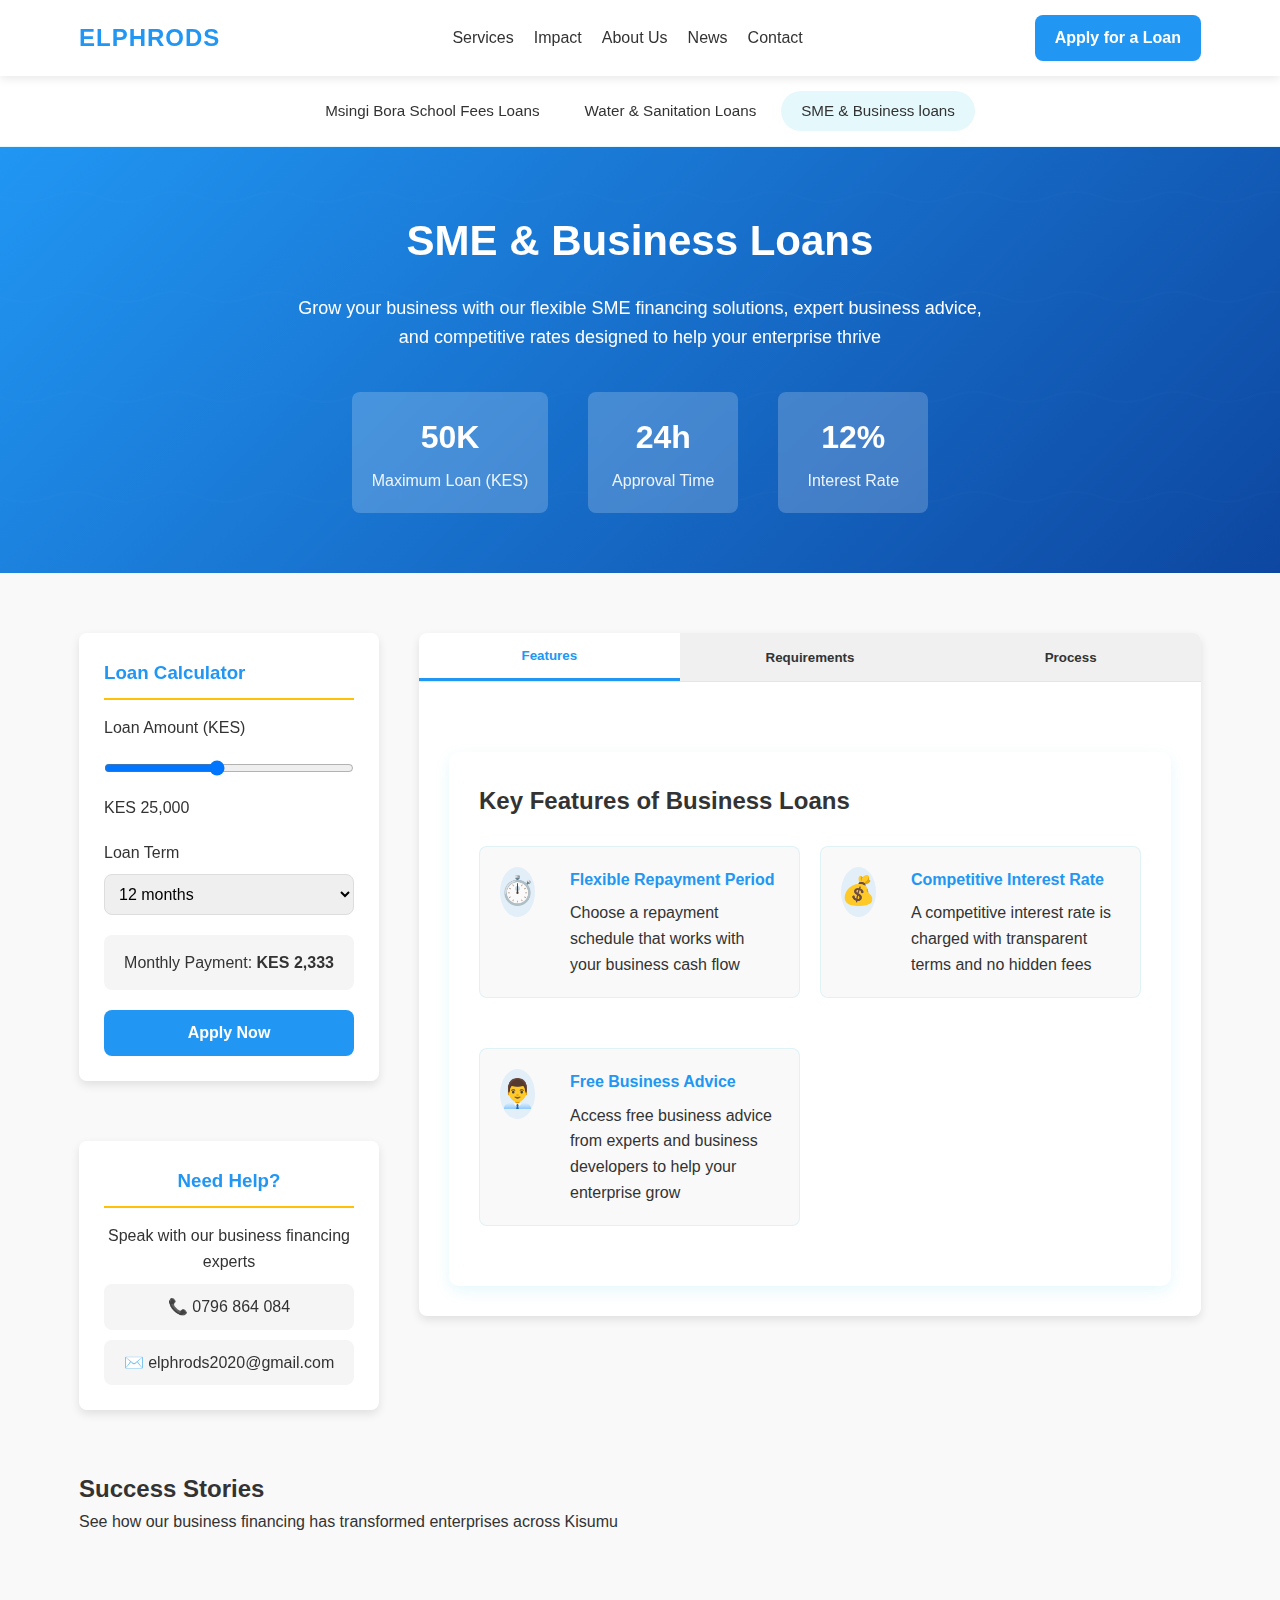
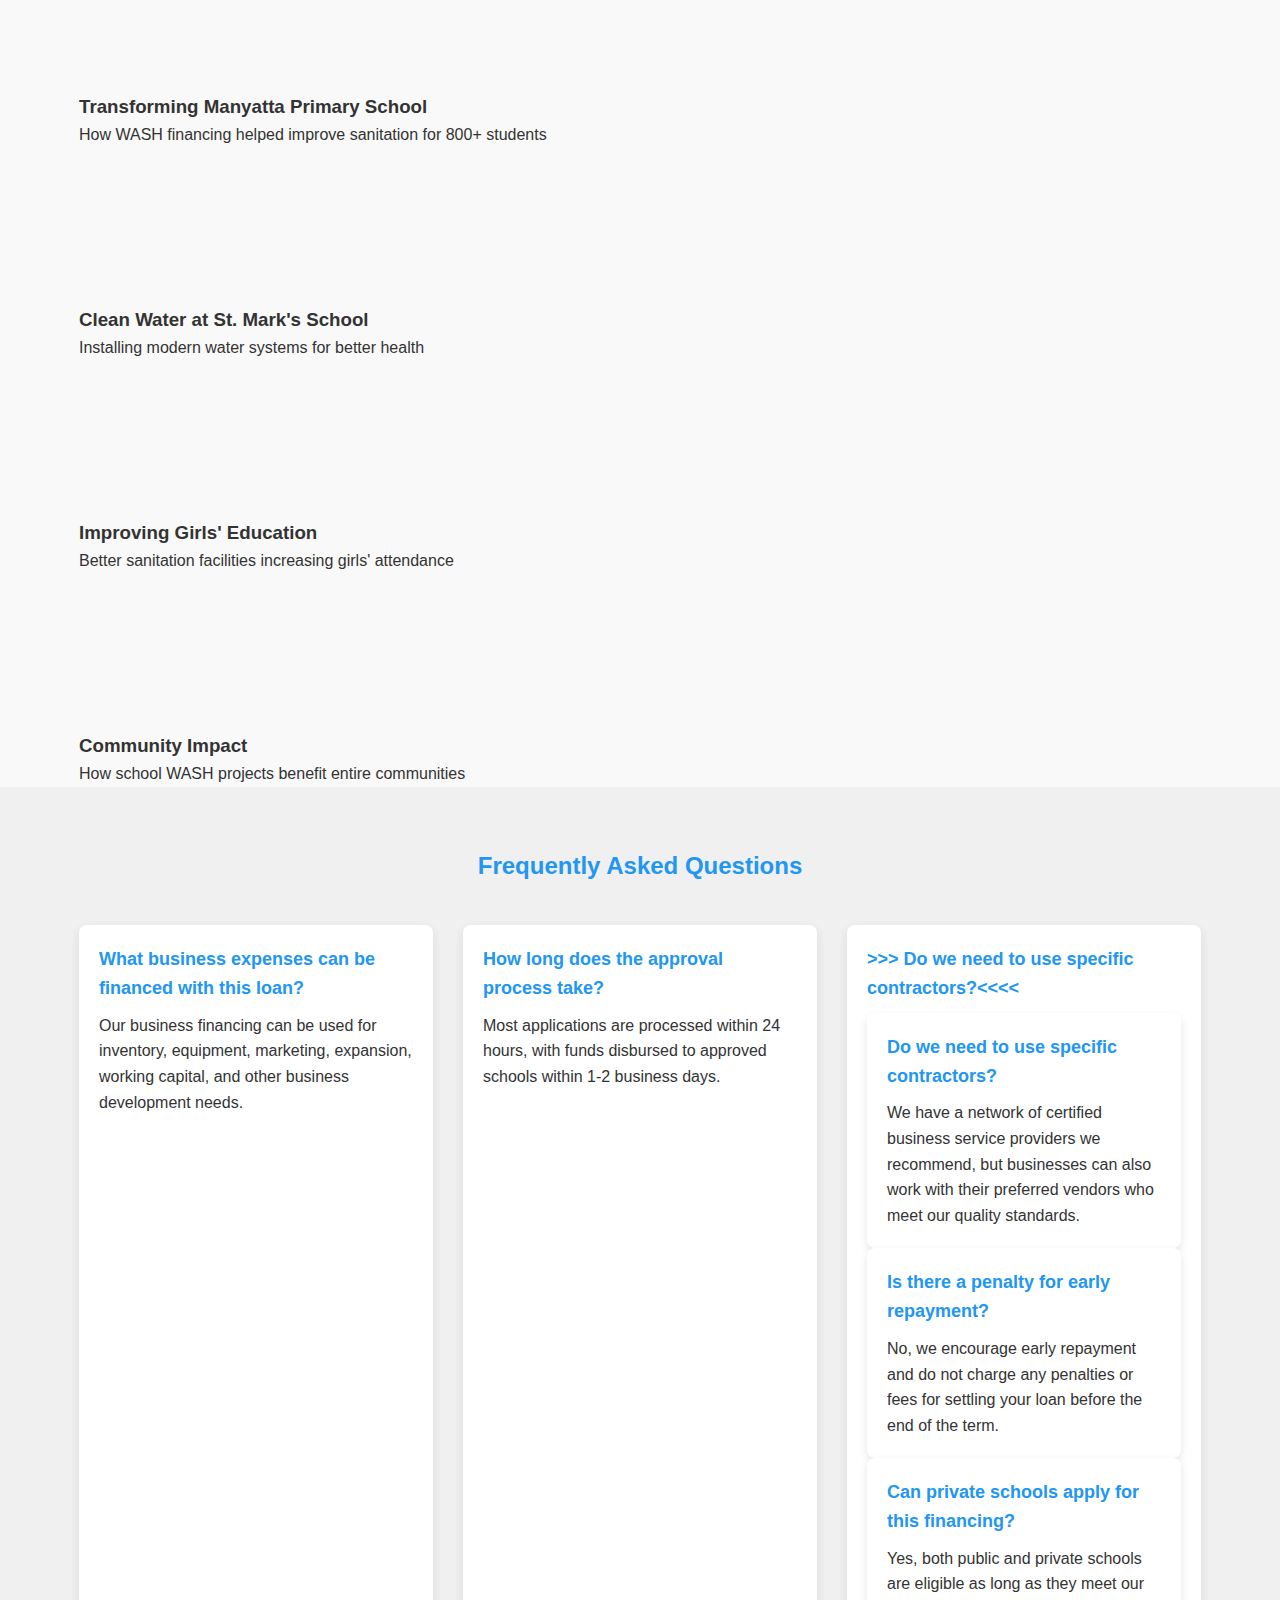
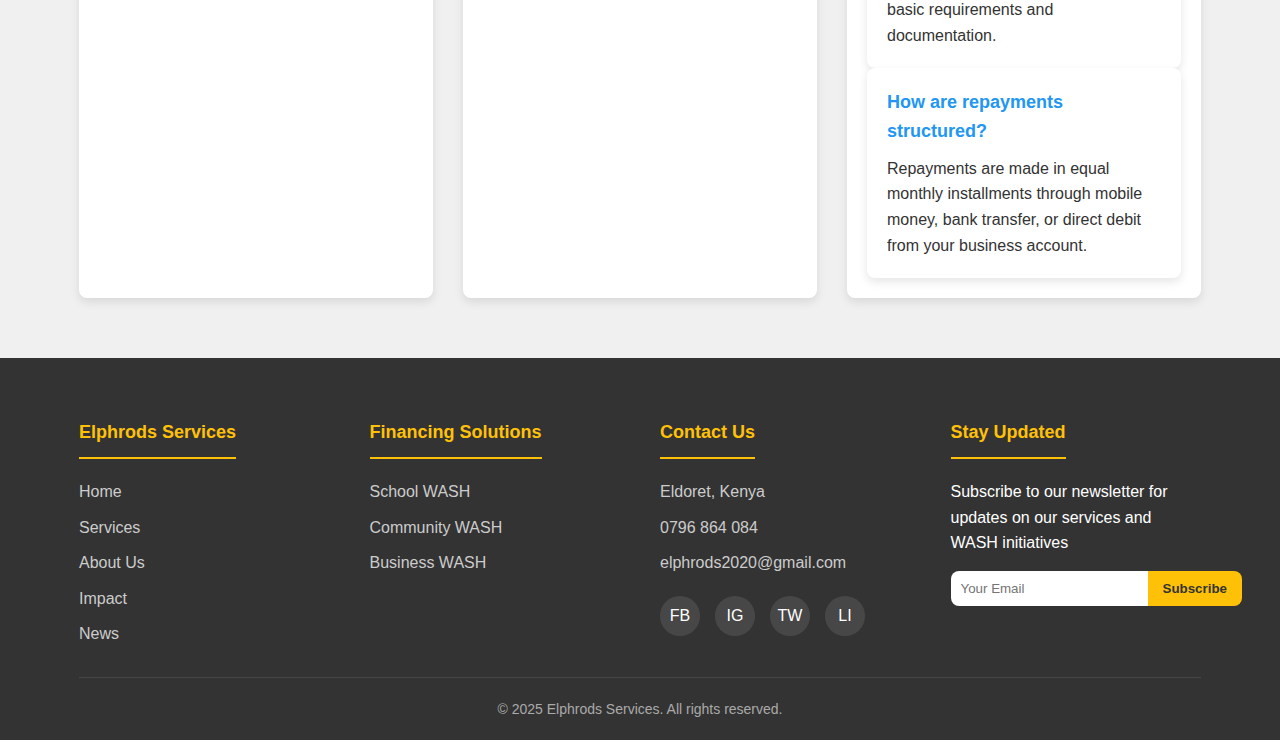
<file: services/business-wash.html>
<!DOCTYPE html>
<html lang="en">
<head>
    <meta charset="UTF-8">
    <meta name="viewport" content="width=device-width, initial-scale=1.0">
    <title>SME & Business Loans | Elphrods Services</title>
    <link rel="stylesheet" href="services.css">

    <script>
        function updateLoanAmount(val) {
            document.getElementById('loanAmountDisplay').textContent = `KES ${parseInt(val).toLocaleString()}`;
            calculatePayment();
        }
        function calculatePayment() {
            const loanAmount = parseInt(document.getElementById('loanAmount').value);
            const loanTerm = parseInt(document.getElementById('loanTerm').value);
            const interestRate = 0.12;
            const interest = loanAmount * interestRate;
            const monthlyPayment = (loanAmount + interest) / loanTerm;
            document.getElementById('monthlyPayment').textContent = Math.round(monthlyPayment).toLocaleString();
        }
        document.addEventListener('DOMContentLoaded', function() {
            const tabButtons = document.querySelectorAll('.tab-btn');
            const tabContents = document.querySelectorAll('.tab-content');
            tabButtons.forEach(button => {
                button.addEventListener('click', () => {
                    tabButtons.forEach(btn => btn.classList.remove('active'));
                    tabContents.forEach(content => content.classList.remove('active'));
                    button.classList.add('active');
                    const tabId = button.getAttribute('data-tab');
                    document.getElementById(tabId).classList.add('active');
                });
            });
            calculatePayment();
        });
    </script>
</head>
<body>
    <!-- Header -->
    <header>
        <div class="container">
            <div class="header-content">
                <a href="../index.html"><div class="logo">ELPHRODS</div></a>
                <ul class="nav-menu">
                    <li><a href="../index.html#services">Services</a></li>
                    <li><a href="../index.html#impact">Impact</a></li>
                    <li><a href="../index.html#about">About Us</a></li>
                    <li><a href="../blog/index.html">News</a></li>
                    <li><a href="../index.html#contact">Contact</a></li>
                </ul>
                <a href="../index.html#apply" class="cta-button">Apply for a Loan</a>
            </div>
        </div>
    </header>

    <!-- Service Types -->
    <div class="service-types">
        <div class="container">
            <a href="school-wash.html" class="service-type">Msingi Bora School Fees Loans</a>
            <a href="community-wash.html" class="service-type">Water & Sanitation Loans</a>
            <a href="business-wash.html" class="service-type active">SME & Business loans</a>
        </div>
    </div>

    <!-- Service Hero with Quick Stats -->
    <section class="service-hero">
        <div class="container">
            <div class="service-hero-content">
                <h1>SME & Business Loans</h1>
                <p>Grow your business with our flexible SME financing solutions, expert business advice, and competitive rates designed to help your enterprise thrive</p>
                <div class="quick-stats">
                    <div class="stat">
                        <span class="stat-value">50K</span>
                        <span class="stat-label">Maximum Loan (KES)</span>
                    </div>
                    <div class="stat">
                        <span class="stat-value">24h</span>
                        <span class="stat-label">Approval Time</span>
                    </div>
                    <div class="stat">
                        <span class="stat-value">12%</span>
                        <span class="stat-label">Interest Rate</span>
                    </div>
                </div>
            </div>
        </div>
    </section>

    <!-- Service Details -->
    <section class="service-details">
        <div class="container">
            <div class="service-grid">
                <!-- Sidebar -->
                <aside class="service-sidebar">
                    <div class="loan-calculator">
                        <h3>Loan Calculator</h3>
                        <form class="calculator-form">
                            <div class="form-group">
                                <label for="loanAmount">Loan Amount (KES)</label>
                                <input type="range" id="loanAmount" min="5000" max="50000" step="5000" value="25000" oninput="updateLoanAmount(this.value)">
                                <p id="loanAmountDisplay">KES 25,000</p>
                            </div>
                            <div class="form-group">
                                <label for="loanTerm">Loan Term</label>
                                <select id="loanTerm" onchange="calculatePayment()">
                                    <option value="6">6 months</option>
                                    <option value="12" selected>12 months</option>
                                    <option value="24">24 months</option>
                                </select>
                            </div>
                            <div class="calculation-result">
                                <p>Monthly Payment: <strong>KES <span id="monthlyPayment">2,625</span></strong></p>
                            </div>
                            <a href="../index.html#apply" class="btn btn-block">Apply Now</a>
                        </form>
                    </div>

                    <div class="contact-box">
                        <h3>Need Help?</h3>
                        <p>Speak with our business financing experts</p>
                        <a href="tel:+254796864084" class="phone-link">📞 0796 864 084</a>
                        <a href="mailto:elphrods2020@gmail.com" class="email-link">✉️ elphrods2020@gmail.com</a>
                    </div>
                </aside>

                <!-- Main Content -->
                <div class="service-main">
                    <div class="content-tabs">
                        <div class="tab-header">
                            <button class="tab-btn active" data-tab="features">Features</button>
                            <button class="tab-btn" data-tab="requirements">Requirements</button>
                            <button class="tab-btn" data-tab="process">Process</button>
                        </div>

                        <div class="tab-content active" id="features">
                            <div class="features-section">
                                <h3>Key Features of Business Loans</h3>
                                <div class="feature-list">
                                    <div class="feature-item">
                                        <div class="feature-icon">⏱️</div>
                                        <div class="feature-content">
                                            <h4>Flexible Repayment Period</h4>
                                            <p>Choose a repayment schedule that works with your business cash flow</p>
                                        </div>
                                    </div>
                                    <div class="feature-item">
                                        <div class="feature-icon">💰</div>
                                        <div class="feature-content">
                                            <h4>Competitive Interest Rate</h4>
                                            <p>A competitive interest rate is charged with transparent terms and no hidden fees</p>
                                        </div>
                                    </div>
                                    <div class="feature-item">
                                        <div class="feature-icon">👨‍💼</div>
                                        <div class="feature-content">
                                            <h4>Free Business Advice</h4>
                                            <p>Access free business advice from experts and business developers to help your enterprise grow</p>
                                        </div>
                                    </div>
                                </div>
                            </div>
                        </div>

                        <div class="tab-content" id="requirements">
                            <div class="requirements-section">
                                <h3>Application Requirements</h3>
                                <div class="requirements-list">
                                    <div class="requirement-item">
                                        <div class="requirement-icon">🪪</div>
                                        <p>Copy of national I.D. and K.R.A Pin</p>
                                    </div>
                                    <div class="requirement-item">
                                        <div class="requirement-icon">📸</div>
                                        <p>Passport-size copy for the applicant</p>
                                    </div>
                                    <div class="requirement-item">
                                        <div class="requirement-icon">📱</div>
                                        <p>Two months' M-PESA statement or bank statement for both applicant & guarantor</p>
                                    </div>
                                    <div class="requirement-item">
                                        <div class="requirement-icon">👥</div>
                                        <p>Must have 2 guarantors</p>
                                    </div>
                                </div>
                            </div>
                        </div>

                        <div class="tab-content" id="process">
                            <div class="process-steps">
                                <div class="process-step">
                                    <div class="step-number">1</div>
                                    <h3>Apply Online</h3>
                                    <p>Fill out our simple online application form with your school information</p>
                                </div>
                                <div class="process-step">
                                    <div class="step-number">2</div>
                                    <h3>Verification</h3>
                                    <p>Our team reviews your application and documents within 24 hours</p>
                                </div>
                                <div class="process-step">
                                    <div class="step-number">3</div>
                                    <h3>Approval</h3>
                                    <p>Receive loan approval and sign the financing agreement</p>
                                </div>
                                <div class="process-step">
                                    <div class="step-number">4</div>
                                    <h3>Disbursement</h3>
                                    <p>Funds are transferred directly to your school account</p>
                                </div>
                                <div class="process-step">
                                    <div class="step-number">5</div>
                                    <h3>Implementation</h3>
                                    <p>Work with our approved partners to implement your business solutions</p>
                                </div>
                            </div>
                        </div>
                    </div>
                </div>
            </div>
        </div>
    </section>

    <!-- Success Stories Section -->
    <section class="success-stories">
        <div class="container">
            <h2>Success Stories</h2>
            <p class="section-intro">See how our business financing has transformed enterprises across Kisumu</p>
            
            <div class="video-grid">
                <div class="video-card">
                    <div class="video-wrapper">
                        <iframe 
                            src="https://www.youtube.com/embed/VIDEO_ID_1" 
                            frameborder="0" 
                            allow="accelerometer; autoplay; clipboard-write; encrypted-media; gyroscope; picture-in-picture" 
                            allowfullscreen>
                        </iframe>
                    </div>
                    <div class="video-content">
                        <h3>Transforming Manyatta Primary School</h3>
                        <p>How WASH financing helped improve sanitation for 800+ students</p>
                    </div>
                </div>

                <div class="video-card">
                    <div class="video-wrapper">
                        <iframe 
                            src="https://www.youtube.com/embed/VIDEO_ID_2" 
                            frameborder="0" 
                            allow="accelerometer; autoplay; clipboard-write; encrypted-media; gyroscope; picture-in-picture" 
                            allowfullscreen>
                        </iframe>
                    </div>
                    <div class="video-content">
                        <h3>Clean Water at St. Mark's School</h3>
                        <p>Installing modern water systems for better health</p>
                    </div>
                </div>

                <div class="video-card">
                    <div class="video-wrapper">
                        <iframe 
                            src="https://www.youtube.com/embed/VIDEO_ID_3" 
                            frameborder="0" 
                            allow="accelerometer; autoplay; clipboard-write; encrypted-media; gyroscope; picture-in-picture" 
                            allowfullscreen>
                        </iframe>
                    </div>
                    <div class="video-content">
                        <h3>Improving Girls' Education</h3>
                        <p>Better sanitation facilities increasing girls' attendance</p>
                    </div>
                </div>

                <div class="video-card">
                    <div class="video-wrapper">
                        <iframe 
                            src="https://www.youtube.com/embed/VIDEO_ID_4" 
                            frameborder="0" 
                            allow="accelerometer; autoplay; clipboard-write; encrypted-media; gyroscope; picture-in-picture" 
                            allowfullscreen>
                        </iframe>
                    </div>
                    <div class="video-content">
                        <h3>Community Impact</h3>
                        <p>How school WASH projects benefit entire communities</p>
                    </div>
                </div>
            </div>
        </div>
    </section>

    <!-- FAQ Section -->
    <section class="faq-section">
        <div class="container">
            <h2>Frequently Asked Questions</h2>
            <div class="faq-grid">
                <div class="faq-item">
                    <h3>What business expenses can be financed with this loan?</h3>
                    <p>Our business financing can be used for inventory, equipment, marketing, expansion, working capital, and other business development needs.</p>
                </div>
                <div class="faq-item">
                    <h3>How long does the approval process take?</h3>
                    <p>Most applications are processed within 24 hours, with funds disbursed to approved schools within 1-2 business days.</p>
                </div>
                <div class="faq-item">
                    <h3>>>> Do we need to use specific contractors?<<<<</h3>

                <div class="faq-item">
                    <h3>Do we need to use specific contractors?</h3>
                    <p>We have a network of certified business service providers we recommend, but businesses can also work with their preferred vendors who meet our quality standards.</p>
                </div>

                <div class="faq-item">
                    <h3>Is there a penalty for early repayment?</h3>
                    <p>No, we encourage early repayment and do not charge any penalties or fees for settling your loan before the end of the term.</p>
                </div>

                <div class="faq-item">
                    <h3>Can private schools apply for this financing?</h3>
                    <p>Yes, both public and private schools are eligible as long as they meet our basic requirements and documentation.</p>
                </div>

                <div class="faq-item">
                    <h3>How are repayments structured?</h3>
                    <p>Repayments are made in equal monthly installments through mobile money, bank transfer, or direct debit from your business account.</p>
                </div>
            </div>
        </div>
    </section>

    <!-- Footer -->
    <footer>
        <div class="container">
            <div class="footer-content">
                <div class="footer-column">
                    <h3>Elphrods Services</h3>
                    <ul class="footer-links">
                        <li><a href="../index.html">Home</a></li>
                        <li><a href="../index.html#services">Services</a></li>
                        <li><a href="../index.html#about">About Us</a></li>
                        <li><a href="../index.html#impact">Impact</a></li>
                        <li><a href="../blog/index.html">News</a></li>
                    </ul>
                </div>
                <div class="footer-column">
                    <h3>Financing Solutions</h3>
                    <ul class="footer-links">
                        <li><a href="school-wash.html">School WASH</a></li>
                        <li><a href="community-wash.html">Community WASH</a></li>
                        <li><a href="business-wash.html">Business WASH</a></li>
                    </ul>
                </div>
                <div class="footer-column">
                    <h3>Contact Us</h3>
                    <ul class="footer-links">
                        <li>Eldoret, Kenya</li>
                        <li>0796 864 084</li>
                        <li>elphrods2020@gmail.com</li>
                    </ul>
                    <div class="social-icons">
                        <a href="#"><span>FB</span></a>
                        <a href="#"><span>IG</span></a>
                        <a href="#"><span>TW</span></a>
                        <a href="#"><span>LI</span></a>
                    </div>
                </div>
                <div class="footer-column">
                    <h3>Stay Updated</h3>
                    <p>Subscribe to our newsletter for updates on our services and WASH initiatives</p>
                    <form class="newsletter">
                        <input type="email" placeholder="Your Email">
                        <button type="submit">Subscribe</button>
                    </form>
                </div>
            </div>
            <div class="copyright">
                <p>&copy; 2025 Elphrods Services. All rights reserved.</p>
            </div>
        </div>
    </footer>
</body>
</html>
</file>
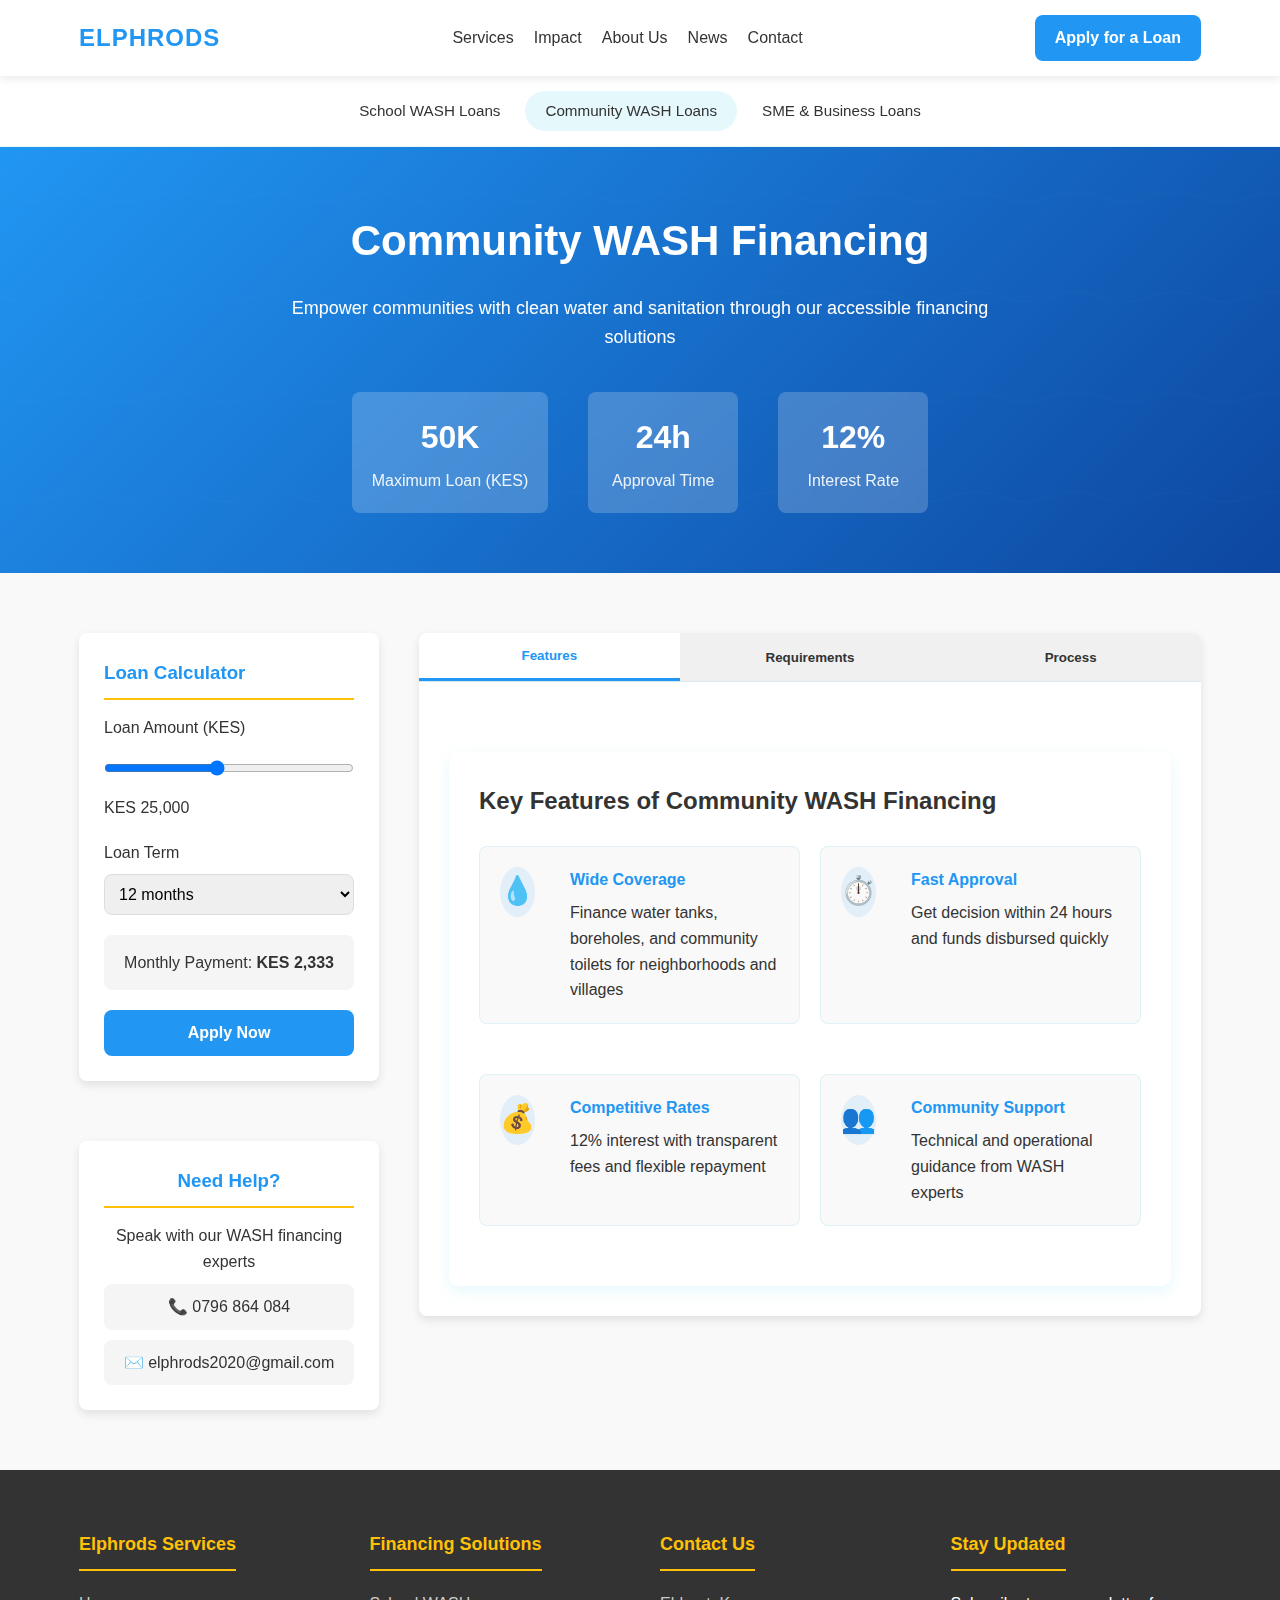
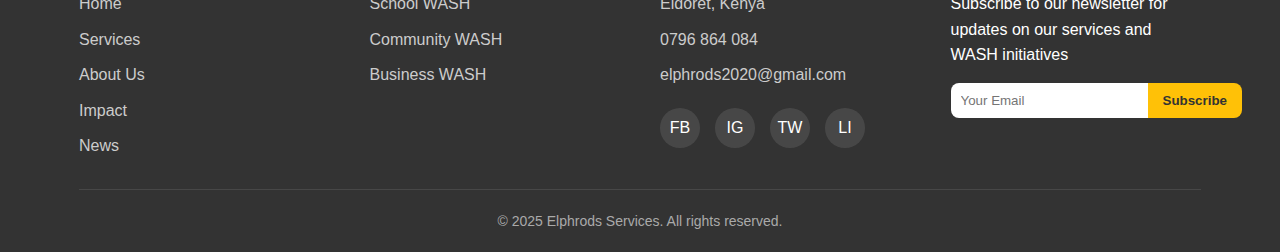
<file: services/community-wash.html>
<!DOCTYPE html>
<html lang="en">
<head>
    <meta charset="UTF-8">
    <meta name="viewport" content="width=device-width, initial-scale=1.0">
    <title>Community WASH Solutions | Elphrods Services</title>
    <link rel="stylesheet" href="services.css">
    <script>
        function updateLoanAmount(val) {
            document.getElementById('loanAmountDisplay').textContent = `KES ${parseInt(val).toLocaleString()}`;
            calculatePayment();
        }
        function calculatePayment() {
            const loanAmount = parseInt(document.getElementById('loanAmount').value);
            const loanTerm = parseInt(document.getElementById('loanTerm').value);
            const interestRate = 0.12;
            const interest = loanAmount * interestRate;
            const monthlyPayment = (loanAmount + interest) / loanTerm;
            document.getElementById('monthlyPayment').textContent = Math.round(monthlyPayment).toLocaleString();
        }
        document.addEventListener('DOMContentLoaded', function() {
            const tabButtons = document.querySelectorAll('.tab-btn');
            const tabContents = document.querySelectorAll('.tab-content');
            tabButtons.forEach(button => {
                button.addEventListener('click', () => {
                    tabButtons.forEach(btn => btn.classList.remove('active'));
                    tabContents.forEach(content => content.classList.remove('active'));
                    button.classList.add('active');
                    const tabId = button.getAttribute('data-tab');
                    document.getElementById(tabId).classList.add('active');
                });
            });
            calculatePayment();
        });
    </script>
</head>
<body>
    <!-- Header -->
    <header>
        <div class="container">
            <div class="header-content">
                <a href="../index.html"><div class="logo">ELPHRODS</div></a>
                <ul class="nav-menu">
                    <li><a href="../index.html#services">Services</a></li>
                    <li><a href="../index.html#impact">Impact</a></li>
                    <li><a href="../index.html#about">About Us</a></li>
                    <li><a href="../blog/index.html">News</a></li>
                    <li><a href="../index.html#contact">Contact</a></li>
                </ul>
                <a href="../index.html#apply" class="cta-button">Apply for a Loan</a>
            </div>
        </div>
    </header>

    <!-- Service Types -->
    <div class="service-types">
        <div class="container">
            <a href="school-wash.html" class="service-type">School WASH Loans</a>
            <a href="community-wash.html" class="service-type active">Community WASH Loans</a>
            <a href="business-wash.html" class="service-type">SME & Business Loans</a>
        </div>
    </div>

    <!-- Service Hero -->
    <section class="service-hero">
        <div class="container">
            <div class="service-hero-content">
                <h1>Community WASH Financing</h1>
                <p>Empower communities with clean water and sanitation through our accessible financing solutions</p>
                <div class="quick-stats">
                    <div class="stat">
                        <span class="stat-value">50K</span>
                        <span class="stat-label">Maximum Loan (KES)</span>
                    </div>
                    <div class="stat">
                        <span class="stat-value">24h</span>
                        <span class="stat-label">Approval Time</span>
                    </div>
                    <div class="stat">
                        <span class="stat-value">12%</span>
                        <span class="stat-label">Interest Rate</span>
                    </div>
                </div>
            </div>
        </div>
    </section>

    <!-- Service Details -->
    <section class="service-details">
        <div class="container">
            <div class="service-grid">
                <!-- Sidebar -->
                <aside class="service-sidebar">
                    <div class="loan-calculator">
                        <h3>Loan Calculator</h3>
                        <form class="calculator-form">
                            <div class="form-group">
                                <label for="loanAmount">Loan Amount (KES)</label>
                                <input type="range" id="loanAmount" min="5000" max="50000" step="5000" value="25000" oninput="updateLoanAmount(this.value)">
                                <p id="loanAmountDisplay">KES 25,000</p>
                            </div>
                            <div class="form-group">
                                <label for="loanTerm">Loan Term</label>
                                <select id="loanTerm" onchange="calculatePayment()">
                                    <option value="6">6 months</option>
                                    <option value="12" selected>12 months</option>
                                    <option value="24">24 months</option>
                                </select>
                            </div>
                            <div class="calculation-result">
                                <p>Monthly Payment: <strong>KES <span id="monthlyPayment">2,625</span></strong></p>
                            </div>
                            <a href="../index.html#apply" class="btn btn-block">Apply Now</a>
                        </form>
                    </div>
                    <div class="contact-box">
                        <h3>Need Help?</h3>
                        <p>Speak with our WASH financing experts</p>
                        <a href="tel:+254796864084" class="phone-link">📞 0796 864 084</a>
                        <a href="mailto:elphrods2020@gmail.com" class="email-link">✉️ elphrods2020@gmail.com</a>
                    </div>
                </aside>

                <!-- Main Content -->
                <div class="service-main">
                    <div class="content-tabs">
                        <div class="tab-header">
                            <button class="tab-btn active" data-tab="features">Features</button>
                            <button class="tab-btn" data-tab="requirements">Requirements</button>
                            <button class="tab-btn" data-tab="process">Process</button>
                        </div>

                        <div class="tab-content active" id="features">
                            <div class="features-section">
                                <h3>Key Features of Community WASH Financing</h3>
                                <div class="feature-list">
                                    <div class="feature-item">
                                        <div class="feature-icon">💧</div>
                                        <div class="feature-content">
                                            <h4>Wide Coverage</h4>
                                            <p>Finance water tanks, boreholes, and community toilets for neighborhoods and villages</p>
                                        </div>
                                    </div>
                                    <div class="feature-item">
                                        <div class="feature-icon">⏱️</div>
                                        <div class="feature-content">
                                            <h4>Fast Approval</h4>
                                            <p>Get decision within 24 hours and funds disbursed quickly</p>
                                        </div>
                                    </div>
                                    <div class="feature-item">
                                        <div class="feature-icon">💰</div>
                                        <div class="feature-content">
                                            <h4>Competitive Rates</h4>
                                            <p>12% interest with transparent fees and flexible repayment</p>
                                        </div>
                                    </div>
                                    <div class="feature-item">
                                        <div class="feature-icon">👥</div>
                                        <div class="feature-content">
                                            <h4>Community Support</h4>
                                            <p>Technical and operational guidance from WASH experts</p>
                                        </div>
                                    </div>
                                </div>
                            </div>
                        </div>

                        <div class="tab-content" id="requirements">
                            <div class="requirements-section">
                                <h3>Application Requirements</h3>
                                <div class="requirements-list">
                                    <div class="requirement-item">
                                        <div class="requirement-icon">📄</div>
                                        <p>Community registration documents</p>
                                    </div>
                                    <div class="requirement-item">
                                        <div class="requirement-icon">📸</div>
                                        <p>Photos of existing water and sanitation facilities</p>
                                    </div>
                                    <div class="requirement-item">
                                        <div class="requirement-icon">🧾</div>
                                        <p>Three months of community bank statements</p>
                                    </div>
                                    <div class="requirement-item">
                                        <div class="requirement-icon">👥</div>
                                        <p>At least two guarantors</p>
                                    </div>
                                </div>
                            </div>
                        </div>

                        <div class="tab-content" id="process">
                            <div class="process-steps">
                                <div class="process-step">
                                    <div class="step-number">1</div>
                                    <h3>Apply Online</h3>
                                    <p>Fill out our easy application form with community details</p>
                                </div>
                                <div class="process-step">
                                    <div class="step-number">2</div>
                                    <h3>Review & Verification</h3>
                                    <p>We assess your documents and community needs</p>
                                </div>
                                <div class="process-step">
                                    <div class="step-number">3</div>
                                    <h3>Approval</h3>
                                    <p>Sign the agreement and prepare for disbursement</p>
                                </div>
                                <div class="process-step">
                                    <div class="step-number">4</div>
                                    <h3>Disbursement</h3>
                                    <p>Funds are released directly to your designated account</p>
                                </div>
                                <div class="process-step">
                                    <div class="step-number">5</div>
                                    <h3>Implementation</h3>
                                    <p>Work with certified providers to build and maintain infrastructure</p>
                                </div>
                            </div>
                        </div>
                    </div>
                </div>
            </div>
        </div>
    </section>

    <!-- Footer -->
    <footer>
        <div class="container">
            <div class="footer-content">
                <div class="footer-column">
                    <h3>Elphrods Services</h3>
                    <ul class="footer-links">
                        <li><a href="../index.html">Home</a></li>
                        <li><a href="../index.html#services">Services</a></li>
                        <li><a href="../index.html#about">About Us</a></li>
                        <li><a href="../index.html#impact">Impact</a></li>
                        <li><a href="../blog/index.html">News</a></li>
                    </ul>
                </div>
                <div class="footer-column">
                    <h3>Financing Solutions</h3>
                    <ul class="footer-links">
                        <li><a href="school-wash.html">School WASH</a></li>
                        <li><a href="community-wash.html">Community WASH</a></li>
                        <li><a href="business-wash.html">Business WASH</a></li>
                    </ul>
                </div>
                <div class="footer-column">
                    <h3>Contact Us</h3>
                    <ul class="footer-links">
                        <li>Eldoret, Kenya</li>
                        <li>0796 864 084</li>
                        <li>elphrods2020@gmail.com</li>
                    </ul>
                    <div class="social-icons">
                        <a href="#"><span>FB</span></a>
                        <a href="#"><span>IG</span></a>
                        <a href="#"><span>TW</span></a>
                        <a href="#"><span>LI</span></a>
                    </div>
                </div>
                <div class="footer-column">
                    <h3>Stay Updated</h3>
                    <p>Subscribe to our newsletter for updates on our services and WASH initiatives</p>
                    <form class="newsletter">
                        <input type="email" placeholder="Your Email">
                        <button type="submit">Subscribe</button>
                    </form>
                </div>
            </div>
            <div class="copyright">
                <p>&copy; 2025 Elphrods Services. All rights reserved.</p>
            </div>
        </div>
    </footer>
</body>
</html>
</file>
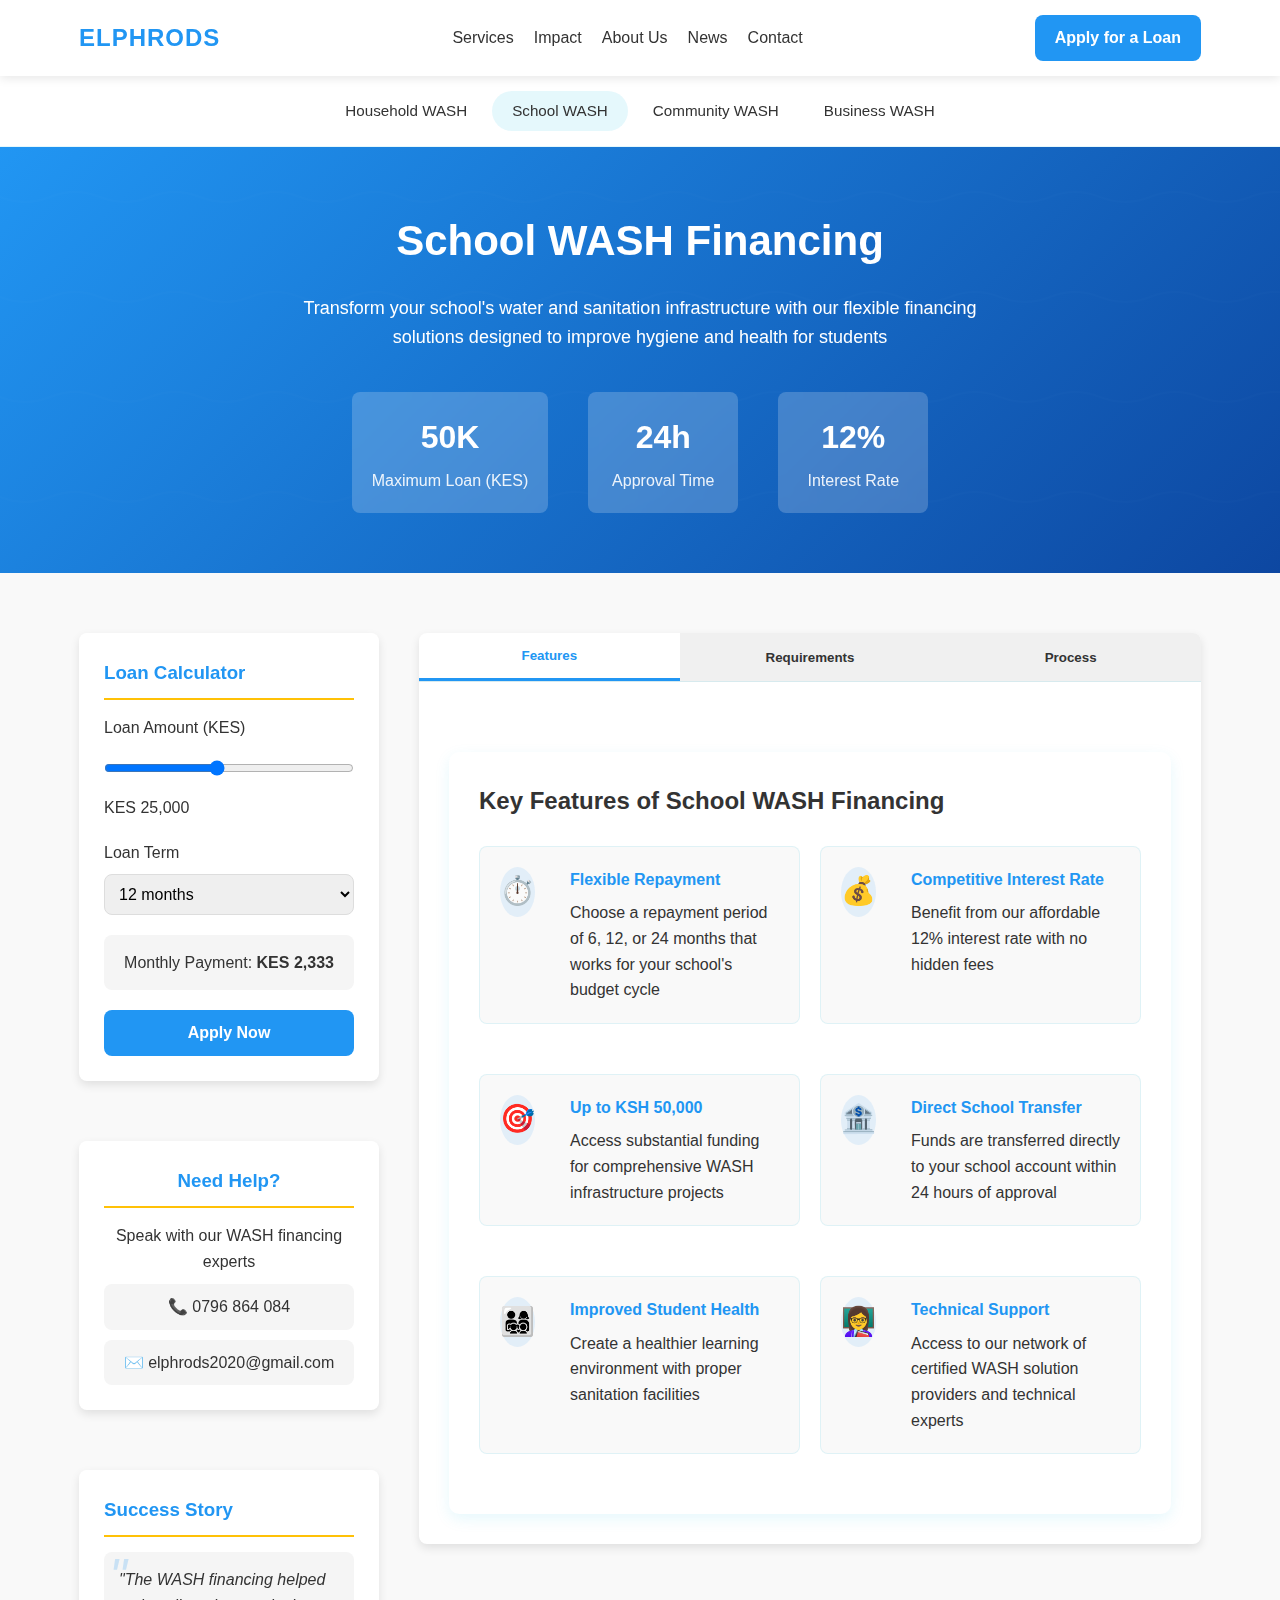
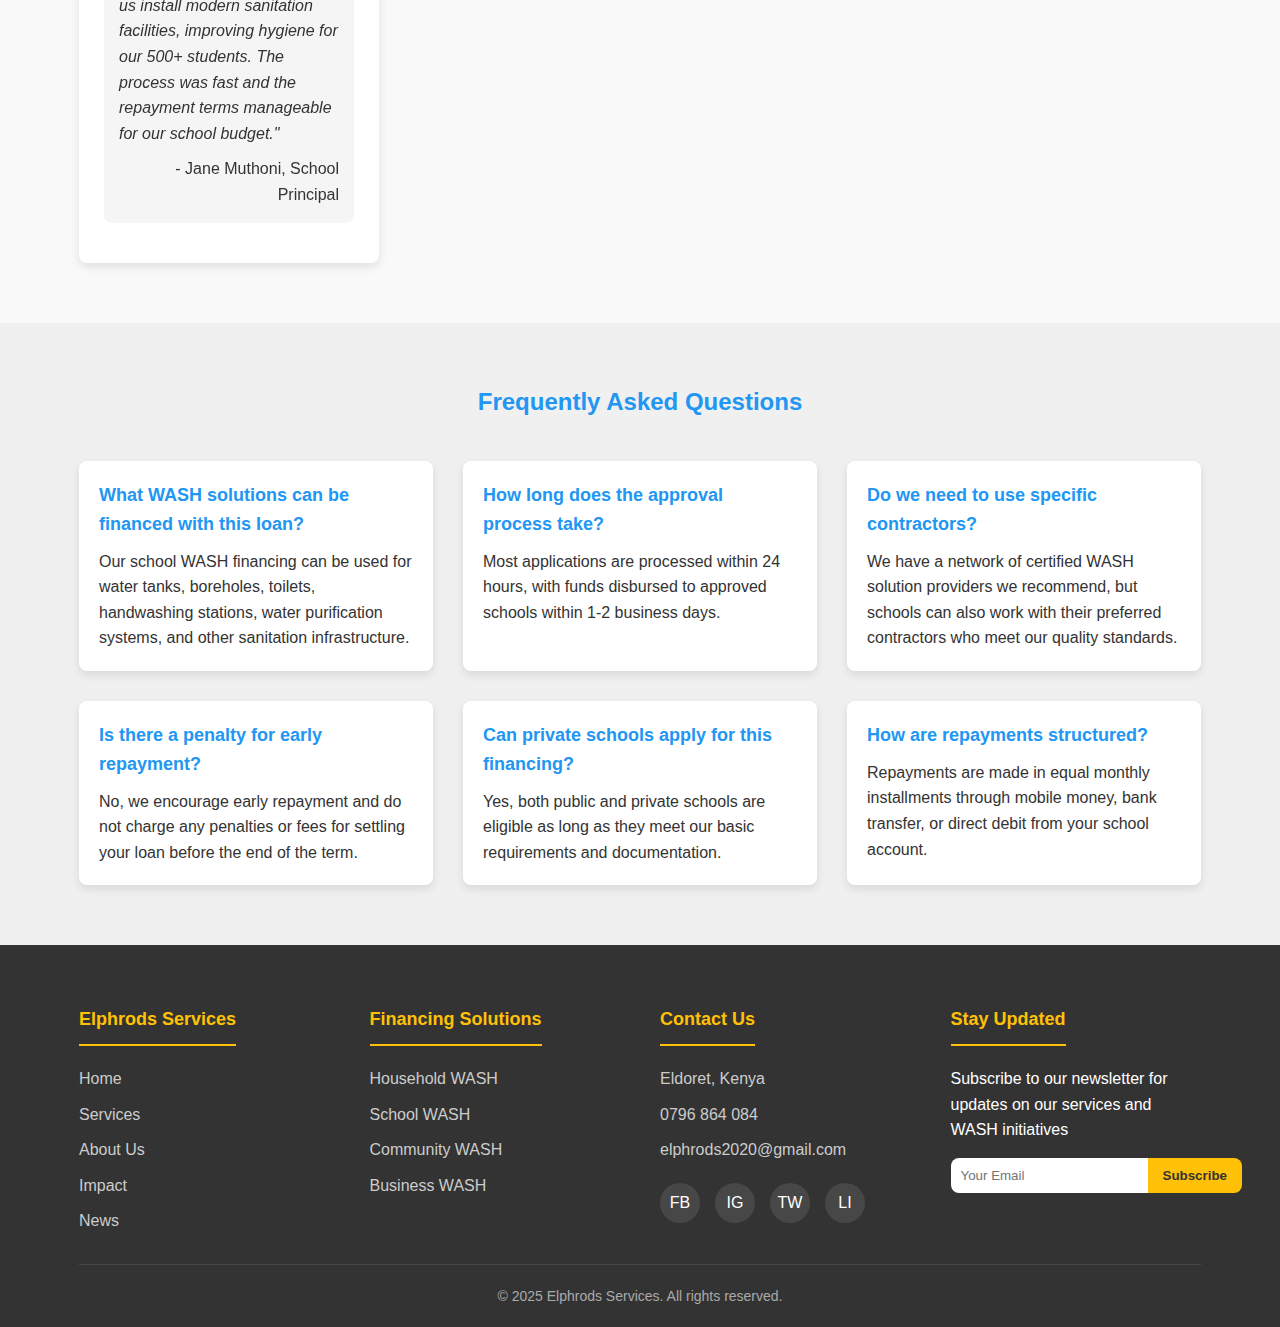
<file: services/school-wash.html>
<!DOCTYPE html>
<html lang="en">
<head>
    <meta charset="UTF-8">
    <meta name="viewport" content="width=device-width, initial-scale=1.0">
    <title>School WASH Solutions | Elphrods Services</title>
    <link rel="stylesheet" href="services.css">

    <script>
        function updateLoanAmount(val) {
            document.getElementById('loanAmountDisplay').textContent = `KES ${parseInt(val).toLocaleString()}`;
            calculatePayment();
        }
        
        function calculatePayment() {
            const loanAmount = parseInt(document.getElementById('loanAmount').value);
            const loanTerm = parseInt(document.getElementById('loanTerm').value);
            const interestRate = 0.12;
            
            // Simple interest calculation
            const interest = loanAmount * interestRate;
            const monthlyPayment = (loanAmount + interest) / loanTerm;
            
            document.getElementById('monthlyPayment').textContent = Math.round(monthlyPayment).toLocaleString();
        }
        
        document.addEventListener('DOMContentLoaded', function() {
            // Tab functionality
            const tabButtons = document.querySelectorAll('.tab-btn');
            const tabContents = document.querySelectorAll('.tab-content');
            
            tabButtons.forEach(button => {
                button.addEventListener('click', () => {
                    // Remove active class from all buttons and contents
                    tabButtons.forEach(btn => btn.classList.remove('active'));
                    tabContents.forEach(content => content.classList.remove('active'));
                    
                    // Add active class to clicked button
                    button.classList.add('active');
                    
                    // Show corresponding content
                    const tabId = button.getAttribute('data-tab');
                    document.getElementById(tabId).classList.add('active');
                });
            });
            
            // Calculate initial payment
            calculatePayment();
        });
    </script>
</head>
<body>
    <!-- Header -->
    <header>
        <div class="container">
            <div class="header-content">
                <div class="logo">ELPHRODS</div>
                <ul class="nav-menu">
                    <li><a href="../index.html#services">Services</a></li>
                    <li><a href="../index.html#impact">Impact</a></li>
                    <li><a href="../index.html#about">About Us</a></li>
                    <li><a href="../blog/index.html">News</a></li>
                    <li><a href="../index.html#contact">Contact</a></li>
                </ul>
                <a href="../index.html#apply" class="cta-button">Apply for a Loan</a>
            </div>
        </div>
    </header>

    <!-- Service Types -->
    <div class="service-types">
        <div class="container">
            <a href="household-wash.html" class="service-type">Household WASH</a>
            <a href="school-wash.html" class="service-type active">School WASH</a>
            <a href="community-wash.html" class="service-type">Community WASH</a>
            <a href="business-wash.html" class="service-type">Business WASH</a>
        </div>
    </div>

    <!-- Service Hero with Quick Stats -->
    <section class="service-hero">
        <div class="container">
            <div class="service-hero-content">
                <h1>School WASH Financing</h1>
                <p>Transform your school's water and sanitation infrastructure with our flexible financing solutions designed to improve hygiene and health for students</p>
                <div class="quick-stats">
                    <div class="stat">
                        <span class="stat-value">50K</span>
                        <span class="stat-label">Maximum Loan (KES)</span>
                    </div>
                    <div class="stat">
                        <span class="stat-value">24h</span>
                        <span class="stat-label">Approval Time</span>
                    </div>
                    <div class="stat">
                        <span class="stat-value">12%</span>
                        <span class="stat-label">Interest Rate</span>
                    </div>
                </div>
            </div>
        </div>
    </section>

    <!-- Service Details -->
    <section class="service-details">
        <div class="container">
            <div class="service-grid">
                <!-- Sidebar -->
                <aside class="service-sidebar">
                    <div class="loan-calculator">
                        <h3>Loan Calculator</h3>
                        <form class="calculator-form">
                            <div class="form-group">
                                <label for="loanAmount">Loan Amount (KES)</label>
                                <input type="range" id="loanAmount" min="5000" max="50000" step="5000" value="25000" oninput="updateLoanAmount(this.value)">
                                <p id="loanAmountDisplay">KES 25,000</p>
                            </div>
                            <div class="form-group">
                                <label for="loanTerm">Loan Term</label>
                                <select id="loanTerm" onchange="calculatePayment()">
                                    <option value="6">6 months</option>
                                    <option value="12" selected>12 months</option>
                                    <option value="24">24 months</option>
                                </select>
                            </div>
                            <div class="calculation-result">
                                <p>Monthly Payment: <strong>KES <span id="monthlyPayment">2,625</span></strong></p>
                            </div>
                            <a href="../index.html#apply" class="btn btn-block">Apply Now</a>
                        </form>
                    </div>

                    <div class="contact-box">
                        <h3>Need Help?</h3>
                        <p>Speak with our WASH financing experts</p>
                        <a href="tel:+254796864084" class="phone-link">📞 0796 864 084</a>
                        <a href="mailto:elphrods2020@gmail.com" class="email-link">✉️ elphrods2020@gmail.com</a>
                    </div>

                    <div class="testimonial-box">
                        <h3>Success Story</h3>
                        <blockquote>
                            "The WASH financing helped us install modern sanitation facilities, improving hygiene for our 500+ students. The process was fast and the repayment terms manageable for our school budget."
                            <cite>- Jane Muthoni, School Principal</cite>
                        </blockquote>
                    </div>
                </aside>

                <!-- Main Content -->
                <div class="service-main">
                    <div class="content-tabs">
                        <div class="tab-header">
                            <button class="tab-btn active" data-tab="features">Features</button>
                            <button class="tab-btn" data-tab="requirements">Requirements</button>
                            <button class="tab-btn" data-tab="process">Process</button>
                        </div>

                        <div class="tab-content active" id="features">
                            <div class="features-section">
                                <h3>Key Features of School WASH Financing</h3>
                                <div class="feature-list">
                                    <div class="feature-item">
                                        <div class="feature-icon">⏱️</div>
                                        <div class="feature-content">
                                            <h4>Flexible Repayment</h4>
                                            <p>Choose a repayment period of 6, 12, or 24 months that works for your school's budget cycle</p>
                                        </div>
                                    </div>
                                    <div class="feature-item">
                                        <div class="feature-icon">💰</div>
                                        <div class="feature-content">
                                            <h4>Competitive Interest Rate</h4>
                                            <p>Benefit from our affordable 12% interest rate with no hidden fees</p>
                                        </div>
                                    </div>
                                    <div class="feature-item">
                                        <div class="feature-icon">🎯</div>
                                        <div class="feature-content">
                                            <h4>Up to KSH 50,000</h4>
                                            <p>Access substantial funding for comprehensive WASH infrastructure projects</p>
                                        </div>
                                    </div>
                                    <div class="feature-item">
                                        <div class="feature-icon">🏦</div>
                                        <div class="feature-content">
                                            <h4>Direct School Transfer</h4>
                                            <p>Funds are transferred directly to your school account within 24 hours of approval</p>
                                        </div>
                                    </div>
                                    <div class="feature-item">
                                        <div class="feature-icon">👨‍👩‍👧‍👦</div>
                                        <div class="feature-content">
                                            <h4>Improved Student Health</h4>
                                            <p>Create a healthier learning environment with proper sanitation facilities</p>
                                        </div>
                                    </div>
                                    <div class="feature-item">
                                        <div class="feature-icon">👩‍🏫</div>
                                        <div class="feature-content">
                                            <h4>Technical Support</h4>
                                            <p>Access to our network of certified WASH solution providers and technical experts</p>
                                        </div>
                                    </div>
                                </div>
                            </div>
                        </div>

                        <div class="tab-content" id="requirements">
                            <div class="requirements-section">
                                <h3>Application Requirements</h3>
                                <div class="requirements-list">
                                    <div class="requirement-item">
                                        <div class="requirement-icon">📄</div>
                                        <p>School registration certificate</p>
                                    </div>
                                    <div class="requirement-item">
                                        <div class="requirement-icon">🪪</div>
                                        <p>School management board approval letter</p>
                                    </div>
                                    <div class="requirement-item">
                                        <div class="requirement-icon">📸</div>
                                        <p>Photos of current WASH facilities</p>
                                    </div>
                                    <div class="requirement-item">
                                        <div class="requirement-icon">📱</div>
                                        <p>Three months' bank statements</p>
                                    </div>
                                    <div class="requirement-item">
                                        <div class="requirement-icon">👥</div>
                                        <p>School management committee guarantors</p>
                                    </div>
                                    <div class="requirement-item">
                                        <div class="requirement-icon">🧾</div>
                                        <p>Quotation from approved WASH provider</p>
                                    </div>
                                </div>
                            </div>
                        </div>

                        <div class="tab-content" id="process">
                            <div class="process-steps">
                                <div class="process-step">
                                    <div class="step-number">1</div>
                                    <h3>Apply Online</h3>
                                    <p>Fill out our simple online application form with your school information</p>
                                </div>
                                <div class="process-step">
                                    <div class="step-number">2</div>
                                    <h3>Verification</h3>
                                    <p>Our team reviews your application and documents within 24 hours</p>
                                </div>
                                <div class="process-step">
                                    <div class="step-number">3</div>
                                    <h3>Approval</h3>
                                    <p>Receive loan approval and sign the financing agreement</p>
                                </div>
                                <div class="process-step">
                                    <div class="step-number">4</div>
                                    <h3>Disbursement</h3>
                                    <p>Funds are transferred directly to your school account</p>
                                </div>
                                <div class="process-step">
                                    <div class="step-number">5</div>
                                    <h3>Implementation</h3>
                                    <p>Work with our approved partners to implement your WASH solutions</p>
                                </div>
                            </div>
                        </div>
                    </div>
                </div>
            </div>
        </div>
    </section>

    <!-- FAQ Section -->
    <section class="faq-section">
        <div class="container">
            <h2>Frequently Asked Questions</h2>
            <div class="faq-grid">
                <div class="faq-item">
                    <h3>What WASH solutions can be financed with this loan?</h3>
                    <p>Our school WASH financing can be used for water tanks, boreholes, toilets, handwashing stations, water purification systems, and other sanitation infrastructure.</p>
                </div>
                <div class="faq-item">
                    <h3>How long does the approval process take?</h3>
                    <p>Most applications are processed within 24 hours, with funds disbursed to approved schools within 1-2 business days.</p>
                </div>
                <div class="faq-item">
                    <h3>Do we need to use specific contractors?</h3>
                    <p>We have a network of certified WASH solution providers we recommend, but schools can also work with their preferred contractors who meet our quality standards.</p>
                </div>
                <div class="faq-item">
                    <h3>Is there a penalty for early repayment?</h3>
                    <p>No, we encourage early repayment and do not charge any penalties or fees for settling your loan before the end of the term.</p>
                </div>
                <div class="faq-item">
                    <h3>Can private schools apply for this financing?</h3>
                    <p>Yes, both public and private schools are eligible as long as they meet our basic requirements and documentation.</p>
                </div>
                <div class="faq-item">
                    <h3>How are repayments structured?</h3>
                    <p>Repayments are made in equal monthly installments through mobile money, bank transfer, or direct debit from your school account.</p>
                </div>
            </div>
        </div>
    </section>

    <!-- Footer -->
    <footer>
        <div class="container">
            <div class="footer-content">
                <div class="footer-column">
                    <h3>Elphrods Services</h3>
                    <ul class="footer-links">
                        <li><a href="../index.html">Home</a></li>
                        <li><a href="../index.html#services">Services</a></li>
                        <li><a href="../index.html#about">About Us</a></li>
                        <li><a href="../index.html#impact">Impact</a></li>
                        <li><a href="../blog/index.html">News</a></li>
                    </ul>
                </div>
                <div class="footer-column">
                    <h3>Financing Solutions</h3>
                    <ul class="footer-links">
                        <li><a href="household-wash.html">Household WASH</a></li>
                        <li><a href="school-wash.html">School WASH</a></li>
                        <li><a href="community-wash.html">Community WASH</a></li>
                        <li><a href="business-wash.html">Business WASH</a></li>
                    </ul>
                </div>
                <div class="footer-column">
                    <h3>Contact Us</h3>
                    <ul class="footer-links">
                        <li>Eldoret, Kenya</li>
                        <li>0796 864 084</li>
                        <li>elphrods2020@gmail.com</li>
                    </ul>
                    <div class="social-icons">
                        <a href="#"><span>FB</span></a>
                        <a href="#"><span>IG</span></a>
                        <a href="#"><span>TW</span></a>
                        <a href="#"><span>LI</span></a>
                    </div>
                </div>
                <div class="footer-column">
                    <h3>Stay Updated</h3>
                    <p>Subscribe to our newsletter for updates on our services and WASH initiatives</p>
                    <form class="newsletter">
                        <input type="email" placeholder="Your Email">
                        <button type="submit">Subscribe</button>
                    </form>
                </div>
            </div>
            <div class="copyright">
                <p>&copy; 2025 Elphrods Services. All rights reserved.</p>
            </div>
        </div>
    </footer>
</body>
</html>
</file>
<file: services/services.css>
/* Service Page Specific Styles */
.service-hero {
    background: linear-gradient(135deg, var(--primary-blue) 0%, var(--secondary-blue) 100%);
    color: var(--white);
    padding: 80px 0;
    position: relative;
    overflow: hidden;
}

.service-hero::before {
    content: '';
    position: absolute;
    top: 0;
    left: 0;
    right: 0;
    bottom: 0;
    background: url('data:image/svg+xml,<svg width="100" height="100" viewBox="0 0 100 100" xmlns="http://www.w3.org/2000/svg"><path d="M0 50 Q 25 60, 50 50 T 100 50 T 150 50" stroke="rgba(255,255,255,0.1)" fill="none" stroke-width="2"/></svg>');
    opacity: 0.1;
    animation: wave 10s linear infinite;
}

.service-hero-content {
    position: relative;
    z-index: 1;
    text-align: center;
}

.service-hero h1 {
    font-size: 3rem;
    margin-bottom: 20px;
}

.service-details {
    padding: 80px 0;
}

.service-grid {
    display: grid;
    grid-template-columns: 2fr 1fr;
    gap: 50px;
}

.feature-list {
    margin-top: 40px;
}

.feature-item {
    display: flex;
    align-items: flex-start;
    margin-bottom: 30px;
    padding: 20px;
    background: var(--white);
    border-radius: 10px;
    border: 1px solid rgba(0, 182, 222, 0.1);
    transition: transform 0.3s;
}

.feature-item:hover {
    transform: translateY(-5px);
}

.feature-icon {
    font-size: 2rem;
    margin-right: 20px;
}

.service-sidebar {
    position: sticky;
    top: 100px;
}

.loan-calculator {
    background: var(--white);
    padding: 25px;
    border-radius: 10px;
    box-shadow: 0 5px 15px rgba(0, 182, 222, 0.1);
    margin-bottom: 30px;
}

.calculator-form .form-group {
    margin-bottom: 20px;
}

.calculator-form label {
    display: block;
    margin-bottom: 8px;
    color: var(--text-dark);
}

.calculator-form input,
.calculator-form select {
    width: 100%;
    padding: 10px;
    border: 1px solid rgba(0, 182, 222, 0.2);
    border-radius: 5px;
}

.calculation-result {
    background: var(--background-light);
    padding: 15px;
    border-radius: 5px;
    margin: 20px 0;
    text-align: center;
}

.contact-box {
    background: var(--white);
    padding: 25px;
    border-radius: 10px;
    box-shadow: 0 5px 15px rgba(0, 182, 222, 0.1);
    text-align: center;
}

.phone-link,
.email-link {
    display: block;
    padding: 10px;
    margin-top: 10px;
    color: var(--secondary-blue);
    text-decoration: none;
    transition: color 0.3s;
}

.service-process {
    background: var(--background-light);
    padding: 80px 0;
}

.process-steps {
    display: grid;
    grid-template-columns: repeat(4, 1fr);
    gap: 30px;
    margin-top: 40px;
}

.process-step {
    text-align: center;
    padding: 20px;
    background: var(--white);
    border-radius: 10px;
    position: relative;
}

.step-number {
    width: 40px;
    height: 40px;
    background: var(--primary-blue);
    color: var(--white);
    border-radius: 50%;
    display: flex;
    align-items: center;
    justify-content: center;
    margin: 0 auto 15px;
    font-weight: bold;
}

/* Features and Requirements Sections */
.features-section,
.requirements-section {
    margin-top: 40px;
    padding: 30px;
    background: var(--white);
    border-radius: 10px;
    box-shadow: 0 5px 15px rgba(0, 182, 222, 0.1);
}

.features-section h3,
.requirements-section h3 {
    color: var(--secondary-blue);
    margin-bottom: 25px;
    font-size: 1.5rem;
}

.requirements-list {
    display: grid;
    gap: 20px;
}

.requirement-item {
    display: flex;
    align-items: center;
    gap: 15px;
    padding: 15px;
    background: var(--background-light);
    border-radius: 8px;
    transition: transform 0.3s;
}

.requirement-item:hover {
    transform: translateX(10px);
}

.requirement-icon {
    font-size: 1.5rem;
    color: var(--primary-blue);
}

.requirement-item p {
    margin: 0;
    color: var(--text-dark);
}

/* Services Navigation */
.services-nav {
    background: var(--white);
    border-bottom: 1px solid rgba(0, 182, 222, 0.1);
    position: sticky;
    top: 70px;
    z-index: 99;
}

.services-menu {
    display: flex;
    justify-content: center;
    list-style: none;
    margin: 0;
    padding: 0;
}

.service-link {
    display: block;
    padding: 15px 25px;
    color: var(--text-dark);
    text-decoration: none;
    position: relative;
    transition: color 0.3s;
}

.service-link.active,
.service-link:hover {
    color: var(--primary-blue);
}

.service-link.active::after {
    content: '';
    position: absolute;
    bottom: 0;
    left: 0;
    width: 100%;
    height: 3px;
    background: var(--primary-blue);
}

/* Quick Stats */
.quick-stats {
    display: flex;
    gap: 30px;
    margin-top: 30px;
}

.stat {
    text-align: center;
    background: rgba(255, 255, 255, 0.1);
    padding: 15px;
    border-radius: 8px;
}

.stat-value {
    display: block;
    font-size: 1.8rem;
    font-weight: bold;
}

/* Content Tabs */
.content-tabs {
    background: var(--white);
    border-radius: 10px;
    overflow: hidden;
}

.tab-header {
    display: flex;
    border-bottom: 1px solid rgba(0, 182, 222, 0.1);
}

.tab-btn {
    padding: 15px 25px;
    border: none;
    background: none;
    cursor: pointer;
    font-weight: 500;
    color: var(--text-light);
}

.tab-btn.active {
    color: var(--primary-blue);
    border-bottom: 3px solid var(--primary-blue);
}

.tab-content {
    display: none;
    padding: 30px;
}

.tab-content.active {
    display: block;
}

/* Testimonial Box */
.testimonial-box {
    background: var(--white);
    padding: 25px;
    border-radius: 10px;
    margin-top: 30px;
    box-shadow: 0 5px 15px rgba(0, 182, 222, 0.1);
}

.testimonial-box blockquote {
    font-style: italic;
    margin: 15px 0;
}

.testimonial-box cite {
    display: block;
    margin-top: 10px;
    color: var(--text-light);
}

/* Responsive Design */
@media screen and (max-width: 991px) {
    .service-grid {
        grid-template-columns: 1fr;
    }

    .service-sidebar {
        position: static;
    }

    .process-steps {
        grid-template-columns: repeat(2, 1fr);
    }
}

@media screen and (max-width: 768px) {
    .requirement-item {
        flex-direction: column;
        text-align: center;
    }

    .services-menu {
        overflow-x: auto;
        padding: 0 15px;
    }
    
    .service-grid {
        flex-direction: column;
    }
    
    .quick-stats {
        flex-direction: column;
        gap: 15px;
    }
}

@media screen and (max-width: 767px) {
    .service-hero h1 {
        font-size: 2.2rem;
    }

    .process-steps {
        grid-template-columns: 1fr;
    }
}

/* Services Navigation */
.services-nav {
    background: var(--white);
    border-bottom: 1px solid rgba(0, 182, 222, 0.1);
    position: sticky;
    top: 70px;
    z-index: 99;
}

.services-menu {
    display: flex;
    justify-content: center;
    list-style: none;
    margin: 0;
    padding: 0;
}

.service-link {
    display: block;
    padding: 15px 25px;
    color: var(--text-dark);
    text-decoration: none;
    position: relative;
    transition: color 0.3s;
}

.service-link.active,
.service-link:hover {
    color: var(--primary-blue);
}

.service-link.active::after {
    content: '';
    position: absolute;
    bottom: 0;
    left: 0;
    width: 100%;
    height: 3px;
    background: var(--primary-blue);
}

/* Quick Stats */
.quick-stats {
    display: flex;
    gap: 30px;
    margin-top: 30px;
}

.stat {
    text-align: center;
    background: rgba(255, 255, 255, 0.1);
    padding: 15px;
    border-radius: 8px;
}

.stat-value {
    display: block;
    font-size: 1.8rem;
    font-weight: bold;
}

/* Content Tabs */
.content-tabs {
    background: var(--white);
    border-radius: 10px;
    overflow: hidden;
}

.tab-header {
    display: flex;
    border-bottom: 1px solid rgba(0, 182, 222, 0.1);
}

.tab-btn {
    padding: 15px 25px;
    border: none;
    background: none;
    cursor: pointer;
    font-weight: 500;
    color: var(--text-light);
}

.tab-btn.active {
    color: var(--primary-blue);
    border-bottom: 3px solid var(--primary-blue);
}

.tab-content {
    display: none;
    padding: 30px;
}

.tab-content.active {
    display: block;
}

/* Testimonial Box */
.testimonial-box {
    background: var(--white);
    padding: 25px;
    border-radius: 10px;
    margin-top: 30px;
    box-shadow: 0 5px 15px rgba(0, 182, 222, 0.1);
}

.testimonial-box blockquote {
    font-style: italic;
    margin: 15px 0;
}

.testimonial-box cite {
    display: block;
    margin-top: 10px;
    color: var(--text-light);
}

/* Responsive Design */
@media screen and (max-width: 768px) {
    .services-menu {
        overflow-x: auto;
        padding: 0 15px;
    }
    
    .service-grid {
        flex-direction: column;
    }
    
    .quick-stats {
        flex-direction: column;
        gap: 15px;
    }
}

/* Core Styles */
:root {
    --primary-color: #2196F3;
    --secondary-color: #0d47a1;
    --accent-color: #FFC107;
    --dark-color: #333;
    --light-color: #f4f4f4;
    --success-color: #4CAF50;
    --text-color: #333;
    --light-text: #fff;
    --border-radius: 8px;
    --box-shadow: 0 4px 10px rgba(0, 0, 0, 0.1);
    --transition: all 0.3s ease;
}

* {
    margin: 0;
    padding: 0;
    box-sizing: border-box;
}

body {
    font-family: 'Segoe UI', Tahoma, Geneva, Verdana, sans-serif;
    line-height: 1.6;
    color: var(--text-color);
    background-color: #f9f9f9;
}

.container {
    width: 90%;
    max-width: 1200px;
    margin: 0 auto;
    padding: 0 15px;
}

a {
    text-decoration: none;
    color: var(--primary-color);
    transition: var(--transition);
}

a:hover {
    color: var(--secondary-color);
}

ul {
    list-style: none;
}

/* Button Styles */
.btn {
    display: inline-block;
    padding: 10px 20px;
    border: none;
    border-radius: var(--border-radius);
    background-color: var(--primary-color);
    color: var(--light-text);
    font-weight: 600;
    cursor: pointer;
    transition: var(--transition);
    text-align: center;
}

.btn:hover {
    background-color: var(--secondary-color);
    transform: translateY(-2px);
}

.btn-accent {
    background-color: var(--accent-color);
    color: var(--dark-color);
}

.btn-accent:hover {
    background-color: #e6ac00;
}

.btn-block {
    display: block;
    width: 100%;
}

/* Header Styles */
header {
    background-color: #fff;
    box-shadow: 0 2px 10px rgba(0, 0, 0, 0.1);
    position: sticky;
    top: 0;
    z-index: 1000;
}

.header-content {
    display: flex;
    justify-content: space-between;
    align-items: center;
    padding: 15px 0;
}

.logo {
    font-size: 24px;
    font-weight: 700;
    color: var(--primary-color);
    letter-spacing: 1px;
}

.nav-menu {
    display: flex;
    gap: 20px;
}

.nav-menu li a {
    color: var(--dark-color);
    font-weight: 500;
}

.nav-menu li a:hover {
    color: var(--primary-color);
}

.cta-button {
    background-color: var(--primary-color);
    color: #fff;
    padding: 10px 20px;
    border-radius: var(--border-radius);
    font-weight: 600;
    transition: var(--transition);
}

.cta-button:hover {
    background-color: var(--secondary-color);
    color: #fff;
}

/* Mobile Menu Icon */
.menu-toggle {
    display: none;
    flex-direction: column;
    justify-content: space-between;
    width: 30px;
    height: 21px;
    cursor: pointer;
}

.menu-toggle span {
    display: block;
    height: 3px;
    width: 100%;
    background-color: var(--dark-color);
    border-radius: 3px;
}

/* Service Types Navigation */
.service-types {
    position: sticky;
    top: 70px;
    z-index: 98;
    width: 100%;
    background-color: rgba(255, 255, 255, 0.95);
    backdrop-filter: blur(10px);
    border-bottom: 1px solid rgba(0, 182, 222, 0.1);
    padding: 15px 0;
    transition: all 0.3s ease;
}

.service-types.sticky {
    box-shadow: 0 4px 20px rgba(0, 182, 222, 0.1);
    background-color: rgba(255, 255, 255, 0.98);
}

.service-types .container {
    display: flex;
    justify-content: center;
    align-items: center;
    gap: 5px;
    max-width: 900px;
}

.service-type {
    padding: 8px 20px;
    color: var(--text-dark);
    text-decoration: none;
    position: relative;
    font-weight: 500;
    transition: all 0.3s;
    border-radius: 25px;
    font-size: 0.95rem;
    white-space: nowrap;
}

.service-type:hover {
    background: rgba(0, 182, 222, 0.05);
    transform: translateY(-1px);
}

.service-type.active {
    color: var(--primary-blue);
    background: rgba(0, 182, 222, 0.1);
}

.service-type::after {
    content: '';
    position: absolute;
    bottom: 0;
    left: 50%;
    width: 0;
    height: 2px;
    background: var(--primary-blue);
    transition: all 0.3s;
    transform: translateX(-50%);
}

.service-type:hover::after {
    width: 30%;
}

.service-type.active::after {
    width: 50%;
}

/* Add animation for sticky state */
@keyframes slideDown {
    from {
        transform: translateY(-100%);
        opacity: 0;
    }
    to {
        transform: translateY(0);
        opacity: 1;
    }
}

.service-types.sticky {
    animation: slideDown 0.3s ease-out;
}

/* Responsive adjustments */
@media screen and (max-width: 768px) {
    .service-types .container {
        justify-content: flex-start;
        overflow-x: auto;
        padding-bottom: 5px;
        -webkit-overflow-scrolling: touch;
        scrollbar-width: thin;
    }

    .service-types::-webkit-scrollbar {
        height: 3px;
    }

    .service-types::-webkit-scrollbar-thumb {
        background: var(--primary-blue);
        border-radius: 3px;
    }

    .service-type {
        padding: 8px 15px;
        font-size: 0.9rem;
    }
}

/* Service Hero Section */
.service-hero {
    background: linear-gradient(135deg, #2196F3 0%, #0d47a1 100%);
    color: #fff;
    padding: 60px 0;
    text-align: center;
}

.service-hero-content h1 {
    font-size: 42px;
    margin-bottom: 20px;
}

.service-hero-content p {
    font-size: 18px;
    max-width: 700px;
    margin: 0 auto 40px;
}

.quick-stats {
    display: flex;
    justify-content: center;
    gap: 40px;
    flex-wrap: wrap;
    margin-top: 30px;
}

.stat {
    background-color: rgba(255, 255, 255, 0.2);
    padding: 20px;
    border-radius: var(--border-radius);
    min-width: 150px;
    backdrop-filter: blur(5px);
}

.stat-value {
    display: block;
    font-size: 32px;
    font-weight: 700;
    margin-bottom: 5px;
}

.stat-label {
    font-size: 16px;
    opacity: 0.9;
}

/* Service Details Section */
.service-details {
    padding: 60px 0;
}

.service-grid {
    display: grid;
    grid-template-columns: 300px 1fr;
    gap: 40px;
}

/* Sidebar */
.service-sidebar {
    display: flex;
    flex-direction: column;
    gap: 30px;
}

.loan-calculator,
.contact-box,
.testimonial-box {
    background-color: #fff;
    border-radius: var(--border-radius);
    padding: 25px;
    box-shadow: var(--box-shadow);
}

.loan-calculator h3,
.contact-box h3,
.testimonial-box h3 {
    margin-bottom: 15px;
    color: var(--primary-color);
    border-bottom: 2px solid var(--accent-color);
    padding-bottom: 10px;
}

.form-group {
    margin-bottom: 20px;
}

.form-group label {
    display: block;
    margin-bottom: 8px;
    font-weight: 500;
}

.form-group input,
.form-group select {
    width: 100%;
    padding: 10px;
    border: 1px solid #ddd;
    border-radius: var(--border-radius);
    font-size: 16px;
}

.calculation-result {
    background-color: #f5f5f5;
    padding: 15px;
    border-radius: var(--border-radius);
    margin-bottom: 20px;
    text-align: center;
}

.phone-link,
.email-link {
    display: block;
    margin-top: 10px;
    padding: 10px;
    border-radius: var(--border-radius);
    background-color: #f5f5f5;
    text-align: center;
    font-weight: 500;
}

.testimonial-box blockquote {
    font-style: italic;
    background-color: #f5f5f5;
    padding: 15px;
    border-radius: var(--border-radius);
    position: relative;
}

.testimonial-box blockquote::before {
    content: '"';
    font-size: 50px;
    position: absolute;
    top: -15px;
    left: 5px;
    color: var(--primary-color);
    opacity: 0.2;
}

.testimonial-box cite {
    display: block;
    text-align: right;
    margin-top: 10px;
    font-weight: 500;
    font-style: normal;
}

/* Content Tabs */
.content-tabs {
    background-color: #fff;
    border-radius: var(--border-radius);
    overflow: hidden;
    box-shadow: var(--box-shadow);
}

.tab-header {
    display: flex;
    background-color: #f0f0f0;
}

.tab-btn {
    flex: 1;
    padding: 15px;
    text-align: center;
    background: none;
    border: none;
    cursor: pointer;
    font-weight: 600;
    transition: var(--transition);
    color: var(--dark-color);
}

.tab-btn:hover {
    background-color: #e0e0e0;
}

.tab-btn.active {
    background-color: #fff;
    border-bottom: 3px solid var(--primary-color);
    color: var(--primary-color);
}

.tab-content {
    display: none;
    padding: 30px;
}

.tab-content.active {
    display: block;
    animation: fadeIn 0.5s;
}

@keyframes fadeIn {
    from { opacity: 0; }
    to { opacity: 1; }
}

/* Features Section */
.feature-list {
    display: grid;
    grid-template-columns: repeat(auto-fit, minmax(250px, 1fr));
    gap: 20px;
    margin-top: 20px;
}

.feature-item {
    display: flex;
    gap: 15px;
    align-items: flex-start;
    padding: 20px;
    background-color: #f9f9f9;
    border-radius: var(--border-radius);
    transition: var(--transition);
}

.feature-item:hover {
    transform: translateY(-5px);
    box-shadow: var(--box-shadow);
}

.feature-icon {
    font-size: 28px;
    color: var(--primary-color);
    background-color: rgba(33, 150, 243, 0.1);
    width: 50px;
    height: 50px;
    border-radius: 50%;
    display: flex;
    align-items: center;
    justify-content: center;
}

.feature-content h4 {
    margin-bottom: 8px;
    color: var(--primary-color);
}

/* Requirements Section */
.requirements-list {
    display: grid;
    grid-template-columns: repeat(auto-fit, minmax(250px, 1fr));
    gap: 20px;
    margin-top: 20px;
}

.requirement-item {
    display: flex;
    gap: 15px;
    align-items: center;
    padding: 15px;
    background-color: #f9f9f9;
    border-radius: var(--border-radius);
    transition: var(--transition);
}

.requirement-item:hover {
    transform: translateY(-3px);
    box-shadow: var(--box-shadow);
}

.requirement-icon {
    font-size: 24px;
    color: var(--primary-color);
}

/* Process Steps */
.process-steps {
    display: grid;
    grid-template-columns: repeat(auto-fit, minmax(200px, 1fr));
    gap: 20px;
    margin-top: 20px;
}

.process-step {
    text-align: center;
    padding: 25px 15px;
    background-color: #f9f9f9;
    border-radius: var(--border-radius);
    position: relative;
    transition: var(--transition);
}

.process-step:hover {
    transform: translateY(-5px);
    box-shadow: var(--box-shadow);
}

.process-step::after {
    content: "→";
    position: absolute;
    top: 50%;
    right: -10px;
    transform: translateY(-50%);
    font-size: 24px;
    color: var(--primary-color);
    display: none;
}

.process-step:last-child::after {
    display: none;
}

.step-number {
    width: 40px;
    height: 40px;
    background-color: var(--primary-color);
    color: #fff;
    border-radius: 50%;
    display: flex;
    align-items: center;
    justify-content: center;
    font-weight: 700;
    margin: 0 auto 15px;
}

.process-step h3 {
    margin-bottom: 10px;
    color: var(--primary-color);
}

/* FAQ Section */
.faq-section {
    padding: 60px 0;
    background-color: #f0f0f0;
}

.faq-section h2 {
    text-align: center;
    margin-bottom: 40px;
    color: var(--primary-color);
}

.faq-grid {
    display: grid;
    grid-template-columns: repeat(auto-fit, minmax(300px, 1fr));
    gap: 30px;
}

.faq-item {
    background-color: #fff;
    border-radius: var(--border-radius);
    padding: 20px;
    box-shadow: var(--box-shadow);
    transition: var(--transition);
}

.faq-item:hover {
    transform: translateY(-5px);
}

.faq-item h3 {
    color: var(--primary-color);
    margin-bottom: 10px;
    font-size: 18px;
}

/* Footer */
footer {
    background-color: var(--dark-color);
    color: #fff;
    padding: 60px 0 20px;
}

.footer-content {
    display: grid;
    grid-template-columns: repeat(auto-fit, minmax(200px, 1fr));
    gap: 40px;
    margin-bottom: 30px;
}

.footer-column h3 {
    font-size: 18px;
    margin-bottom: 20px;
    color: var(--accent-color);
    border-bottom: 2px solid var(--accent-color);
    padding-bottom: 10px;
    display: inline-block;
}

.footer-links {
    display: flex;
    flex-direction: column;
    gap: 10px;
}

.footer-links li a,
.footer-links li {
    color: #ccc;
    transition: var(--transition);
}

.footer-links li a:hover {
    color: var(--accent-color);
    padding-left: 5px;
}

.social-icons {
    display: flex;
    gap: 15px;
    margin-top: 20px;
}

.social-icons a {
    display: flex;
    align-items: center;
    justify-content: center;
    width: 40px;
    height: 40px;
    background-color: rgba(255, 255, 255, 0.1);
    color: #fff;
    border-radius: 50%;
    transition: var(--transition);
}

.social-icons a:hover {
    background-color: var(--accent-color);
    color: var(--dark-color);
}

.newsletter {
    display: flex;
    margin-top: 15px;
}

.newsletter input {
    flex: 1;
    padding: 10px;
    border: none;
    border-radius: var(--border-radius) 0 0 var(--border-radius);
}

.newsletter button {
    padding: 10px 15px;
    background-color: var(--accent-color);
    color: var(--dark-color);
    border: none;
    border-radius: 0 var(--border-radius) var(--border-radius) 0;
    cursor: pointer;
    font-weight: 600;
    transition: var(--transition);
}

.newsletter button:hover {
    background-color: #e6ac00;
}

.copyright {
    text-align: center;
    padding-top: 20px;
    border-top: 1px solid rgba(255, 255, 255, 0.1);
    font-size: 14px;
    color: #aaa;
}

/* Responsive Styles */
@media (max-width: 992px) {
    .service-grid {
        grid-template-columns: 1fr;
    }
    
    .service-sidebar {
        order: 2;
    }
    
    .service-main {
        order: 1;
    }
}

@media (max-width: 768px) {
    .header-content {
        flex-direction: column;
        gap: 20px;
    }
    
    .nav-menu {
        flex-direction: column;
        width: 100%;
        text-align: center;
        gap: 10px;
        display: none;
    }
    
    .nav-menu.active {
        display: flex;
    }
    
    .menu-toggle {
        display: flex;
        position: absolute;
        top: 20px;
        right: 20px;
    }
    
    .cta-button {
        width: 100%;
        text-align: center;
    }
    
    .feature-list,
    .requirements-list,
    .process-steps {
        grid-template-columns: 1fr;
    }
    
    .quick-stats {
        gap: 20px;
    }
    
    .stat {
        width: 100%;
    }
    
    .footer-content {
        grid-template-columns: 1fr;
    }
}
</file>
<file: styles.css>
/* Brand Color Variables */
:root {
  --primary-blue: #00B6DE;    /* Light blue from logo */
  --secondary-blue: #025B94;  /* Dark blue */
  --accent-red: #E31E24;     /* Red from logo */
  --accent-green: #39B54A;   /* Green from logo */
  --text-dark: #333333;
  --text-light: #666666;
  --background-light: #F5FBFF;
  --white: #FFFFFF;
}

/* Global Styles with Water Theme */
* {
  margin: 0;
  padding: 0;
  box-sizing: border-box;
  font-family: 'Segoe UI', Tahoma, Geneva, Verdana, sans-serif;
}

body {
  font-family: 'Segoe UI', Tahoma, Geneva, Verdana, sans-serif;
  color: var(--text-dark);
  line-height: 1.6;
  background: var(--background-light) url('data:image/svg+xml,<svg width="100" height="100" viewBox="0 0 100 100" xmlns="http://www.w3.org/2000/svg"><path d="M0 50 Q 25 60, 50 50 T 100 50 T 150 50" stroke="rgba(0,182,222,0.03)" fill="none" stroke-width="1"/></svg>');
}

.container {
  max-width: 1200px;
  margin: 0 auto;
  padding: 0 20px;
}

/* Updated Header */
header {
  background: linear-gradient(135deg, #2196F3 0%, #0d47a1 100%);
  box-shadow: 0 2px 10px rgba(0, 182, 222, 0.1);
  position: sticky;
  top: 0;
  z-index: 100;
}

.header-content {
  display: flex;
  justify-content: space-between;
  align-items: center;
  padding: 15px 0;
}

.logo {
  font-size: 24px;
  font-weight: bold;
  color: var(--white);
}

.nav-menu {
  display: flex;
  list-style: none;
}

.nav-menu li {
  margin-left: 25px;
}

.nav-menu a {
  text-decoration: none;
  color: var(--white);
  font-weight: 500;
  position: relative;
  transition: color 0.3s;
}

.nav-menu a::after {
  content: '';
  position: absolute;
  bottom: -5px;
  left: 0;
  width: 100%;
  height: 2px;
  background: var(--accent-green);
  transform: scaleX(0);
  transition: transform 0.3s;
}

.nav-menu a:hover::after {
  transform: scaleX(1);
}

.cta-button {
  background: var(--accent-green);
  color: var(--white);
  padding: 10px 20px;
  border-radius: 5px;
  font-weight: 600;
  text-decoration: none;
  border: 2px solid transparent;
  transition: all 0.3s;
}

.cta-button:hover {
  background: var(--white);
  color: var(--accent-green);
  border-color: var(--accent-green);
}

/* Hero Section with Water Animation */
.hero {
  background: linear-gradient(135deg, #2196F3 0%, #0d47a1 100%);
  color: white;
  padding: 80px 0;
  position: relative;
  overflow: hidden;
}

.hero::before {
  content: '';
  position: absolute;
  top: 0;
  left: 0;
  right: 0;
  bottom: 0;
  background: url('data:image/svg+xml,<svg width="100" height="100" viewBox="0 0 100 100" xmlns="http://www.w3.org/2000/svg"><path d="M0 50 Q 25 60, 50 50 T 100 50 T 150 50" stroke="rgba(255,255,255,0.1)" fill="none" stroke-width="2"/></svg>');
  opacity: 0.1;
  animation: wave 10s linear infinite;
}

.hero-content {
  display: flex;
  align-items: center;
  justify-content: space-between;
}

.hero-text {
  width: 55%;
}

.hero-text h1 {
  font-size: 2.8rem;
  margin-bottom: 20px;
  line-height: 1.2;
}

.hero-text p {
  font-size: 1.2rem;
  margin-bottom: 30px;
}

.hero-image {
  width: 40%;
}

.hero-image img {
  width: 100%;
  border-radius: 10px;
}

/* How It Works Section */
.how-it-works {
  padding: 80px 0;
  background-color: #f9f9f9;
}

.section-title {
  text-align: center;
  font-size: 2.2rem;
  margin-bottom: 50px;
  color: var(--secondary-blue);
  position: relative;
  display: inline-block;
}

.steps-container {
  display: flex;
  justify-content: space-between;
  flex-wrap: wrap;
}

.step-card {
  width: 22%;
  background: white;
  border-radius: 10px;
  padding: 25px;
  box-shadow: 0 5px 15px rgba(0, 0, 0, 0.05);
  text-align: center;
}

.step-number {
  font-size: 1.8rem;
  font-weight: bold;
  color: var(--secondary-blue);
  margin-bottom: 15px;
}

.step-title {
  font-weight: 600;
  margin-bottom: 15px;
  font-size: 1.2rem;
}

/* Services Section with Water Theme */
.services {
  padding: 80px 0;
}

.services-grid {
  display: grid;
  grid-template-columns: repeat(3, 1fr);
  gap: 30px;
}

.service-card {
  background: var(--white);
  border-radius: 15px;
  border: 1px solid rgba(0, 182, 222, 0.1);
  overflow: hidden;
  box-shadow: 0 5px 15px rgba(0, 0, 0, 0.05);
  transition: all 0.3s;
}

.service-card:hover {
  transform: translateY(-10px);
  box-shadow: 0 15px 30px rgba(0, 182, 222, 0.15);
}

.service-image {
  height: 200px;
  background-color: #eee;
}

.service-image img {
  width: 100%;
  height: 100%;
  object-fit: cover;
}

.service-content {
  padding: 25px;
}

.service-content h3 {
  color: var(--secondary-blue);
  margin-bottom: 15px;
}

.service-content ul {
  list-style-type: none;
  margin-bottom: 20px;
}

.service-content ul li {
  margin-bottom: 10px;
  position: relative;
  padding-left: 25px;
}

.service-content ul li:before {
  content: "✓";
  color: var(--secondary-blue);
  position: absolute;
  left: 0;
}

/* Impact Section */
.impact {
  background: var(--background-light);
  padding: 80px 0;
}

.impact-stats {
  display: flex;
  justify-content: space-between;
  text-align: center;
  margin-bottom: 40px;
}

.stat-item {
  width: 30%;
}

.stat-number {
  font-size: 3rem;
  font-weight: 700;
  color: var(--primary-blue);
  margin-bottom: 10px;
}

.testimonials {
  background: white;
  border-radius: 10px;
  padding: 30px;
  box-shadow: 0 5px 15px rgba(0, 0, 0, 0.05);
}

.testimonial-quote {
  font-style: italic;
  font-size: 1.1rem;
  margin-bottom: 20px;
}

.testimonial-author {
  font-weight: 600;
}

/* Why Choose Us Section */
.why-choose {
  padding: 80px 0;
}

.features-grid {
  display: grid;
  grid-template-columns: repeat(2, 1fr);
  gap: 30px;
}

.feature-item {
  display: flex;
  align-items: flex-start;
  background: var(--white);
  padding: 25px;
  border-radius: 15px;
  border: 1px solid rgba(0, 182, 222, 0.1);
  transition: transform 0.3s;
}

.feature-item:hover {
  transform: translateY(-5px);
}

.feature-icon {
  font-size: 2.5rem;
  color: var(--primary-blue);
  margin-right: 15px;
}

.feature-content h3 {
  margin-bottom: 10px;
}

/* News Section */
.news {
  background-color: #f9f9f9;
  padding: 80px 0;
}

.news-grid {
  display: grid;
  grid-template-columns: repeat(2, 1fr);
  gap: 30px;
}

.news-item {
  background: white;
  border-radius: 15px;
  overflow: hidden;
  box-shadow: 0 5px 15px rgba(0, 0, 0, 0.05);
  border: 1px solid rgba(0, 182, 222, 0.1);
  transition: transform 0.3s;
}

.news-item:hover {
  transform: translateY(-5px);
}

.news-content {
  padding: 25px;
}

.news-meta {
  margin: 15px 0;
  font-size: 0.9rem;
  color: var(--text-light);
}

.news-category {
  background: var(--accent-green);
  color: var(--white);
  padding: 4px 8px;
  border-radius: 4px;
  margin-right: 10px;
}

.news-author {
  color: var(--text-light);
}

.read-more {
  color: var(--secondary-blue);
  text-decoration: none;
  font-weight: 600;
  display: inline-block;
  margin-top: 15px;
}

.read-more:hover {
  text-decoration: underline;
}

.news-cta {
  text-align: center;
  margin-top: 40px;
}

/* CTA Section */
.cta {
  padding: 60px 0;
  text-align: center;
}

.cta h2 {
  font-size: 2rem;
  margin-bottom: 20px;
}

/* Footer */
footer {
  background: linear-gradient(135deg, var(--secondary-blue) 0%, #014B7A 100%);
  color: white;
  padding: 60px 0 30px;
  position: relative;
  overflow: hidden;
}

footer::before {
  content: '';
  position: absolute;
  top: 0;
  left: 0;
  right: 0;
  bottom: 0;
  background: url('data:image/svg+xml,<svg width="100" height="100" viewBox="0 0 100 100" xmlns="http://www.w3.org/2000/svg"><path d="M0 50 Q 25 60, 50 50 T 100 50 T 150 50" stroke="rgba(255,255,255,0.03)" fill="none" stroke-width="2"/></svg>');
  opacity: 0.1;
}

.footer-content {
  display: flex;
  justify-content: space-between;
  margin-bottom: 40px;
}

.footer-column {
  width: 23%;
}

.footer-column h3 {
  font-size: 1.2rem;
  margin-bottom: 20px;
  position: relative;
  padding-bottom: 10px;
}

.footer-column h3:after {
  content: '';
  position: absolute;
  bottom: 0;
  left: 0;
  width: 50px;
  height: 2px;
  background-color: white;
}

.footer-links {
  list-style: none;
}

.footer-links li {
  margin-bottom: 10px;
}

.footer-links a {
  color: #cce5ff;
  text-decoration: none;
  transition: color 0.3s;
}

.footer-links a:hover {
  color: white;
}

.social-icons {
  display: flex;
  margin-top: 20px;
}

.social-icons a {
  display: inline-block;
  margin-right: 15px;
  color: white;
  font-size: 1.2rem;
}

.newsletter input {
  width: 100%;
  padding: 10px;
  border-radius: 5px;
  border: none;
  margin-bottom: 10px;
}

.newsletter button {
  width: 100%;
  padding: 10px;
  border-radius: 5px;
  border: none;
  background-color: #01426D;
  color: white;
  font-weight: 600;
  cursor: pointer;
  transition: background-color 0.3s;
}

.newsletter button:hover {
  background-color: #01355A;
}

.copyright {
  text-align: center;
  padding-top: 30px;
  border-top: 1px solid rgba(255, 255, 255, 0.1);
  font-size: 0.9rem;
}

/* Responsive Design */
@media screen and (max-width: 991px) {
  .steps-container {
    flex-wrap: wrap;
  }
  
  .step-card {
    width: 45%;
    margin-bottom: 30px;
  }
  
  .services-grid,
  .news-grid {
    grid-template-columns: repeat(2, 1fr);
  }
  
  .hero-content {
    flex-direction: column;
  }
  
  .hero-text,
  .hero-image {
    width: 100%;
  }
  
  .hero-image {
    margin-top: 30px;
  }
}

@media screen and (max-width: 767px) {
  .services-grid,
  .news-grid,
  .features-grid {
    grid-template-columns: 1fr;
  }
  
  .step-card {
    width: 100%;
  }
  
  .impact-stats {
    flex-direction: column;
  }
  
  .stat-item {
    width: 100%;
    margin-bottom: 30px;
  }
  
  .footer-content {
    flex-wrap: wrap;
  }
  
  .footer-column {
    width: 48%;
    margin-bottom: 30px;
  }
}

/* Investors and Partners Section Styles */
.investors-partners {
    padding: 80px 0;
    background-color: white;
  }
  
  .partners-intro {
    text-align: center;
    max-width: 700px;
    margin: 0 auto 40px;
    font-size: 1.1rem;
  }
  
  .partners-tabs {
    margin-bottom: 40px;
  }
  
  .tabs-header {
    display: flex;
    justify-content: center;
    margin-bottom: 30px;
  }
  
  .tab-button {
    background: none;
    border: none;
    padding: 12px 25px;
    font-size: 1rem;
    font-weight: 600;
    color: var(--text-light);
    cursor: pointer;
    position: relative;
    transition: color 0.3s;
  }
  
  .tab-button:after {
    content: '';
    position: absolute;
    bottom: 0;
    left: 25%;
    width: 0;
    height: 3px;
    background-color: var(--primary-blue);
    transition: width 0.3s;
  }
  
  .tab-button.active {
    color: var(--primary-blue);
  }
  
  .tab-button.active:after {
    width: 50%;
  }
  
  .tab-content {
    display: none;
  }
  
  .tab-content.active {
    display: block;
  }
  
  .partners-grid {
    display: flex;
    flex-wrap: wrap;
    justify-content: center;
    gap: 40px;
  }
  
  .partner-logo {
    width: 180px;
    height: 80px;
    display: flex;
    align-items: center;
    justify-content: center;
    background-color: white;
    border-radius: 8px;
    box-shadow: 0 3px 10px rgba(0, 0, 0, 0.05);
    border: 1px solid rgba(0, 182, 222, 0.1);
    padding: 15px;
    transition: transform 0.3s;
  }
  
  .partner-logo:hover {
    transform: translateY(-5px);
  }
  
  .partner-logo img {
    max-width: 100%;
    max-height: 100%;
    object-fit: contain;
  }
  
  .partner-highlight {
    background-color: #f9f9f9;
    border-radius: 10px;
    padding: 40px;
    margin-top: 40px;
    text-align: center;
  }
  
  .highlight-content h3 {
    color: var(--secondary-blue);
    margin-bottom: 15px;
    font-size: 1.4rem;
  }
  
  .highlight-content p {
    margin-bottom: 20px;
    max-width: 700px;
    margin-left: auto;
    margin-right: auto;
  }
  
  .text-link {
    color: var(--secondary-blue);
    font-weight: 600;
    text-decoration: none;
    transition: color 0.3s;
  }
  
  .text-link:hover {
    color: #01426D;
    text-decoration: underline;
  }
  
  /* Add this script to make the tabs work */
  @media screen and (max-width: 767px) {
    .tabs-header {
      flex-direction: column;
      align-items: center;
    }
    
    .tab-button {
      width: 100%;
      margin-bottom: 10px;
    }
    
    .partner-logo {
      width: 140px;
      height: 70px;
    }
    
    .partner-highlight {
      padding: 25px;
    }
  }

/* Animations */
@keyframes wave {
  0% { background-position: 0 0; }
  100% { background-position: 100% 0; }
}

/* SDGs Section Styles */
.sdgs {
  padding: 80px 0;
  background-color: var(--white);
}
.sdgs-list {
  display: grid;
  grid-template-columns: repeat(auto-fit, minmax(140px, 1fr));
  gap: 30px;
  align-items: center;
}
.sdg-item {
  text-align: center;
}
.sdg-item img {
  width: 80px;
  height: auto;
}
.sdg-item p {
  margin-top: 10px;
  font-size: 1rem;
  color: var(--text-dark);
  font-weight: 600;
}
</file>
